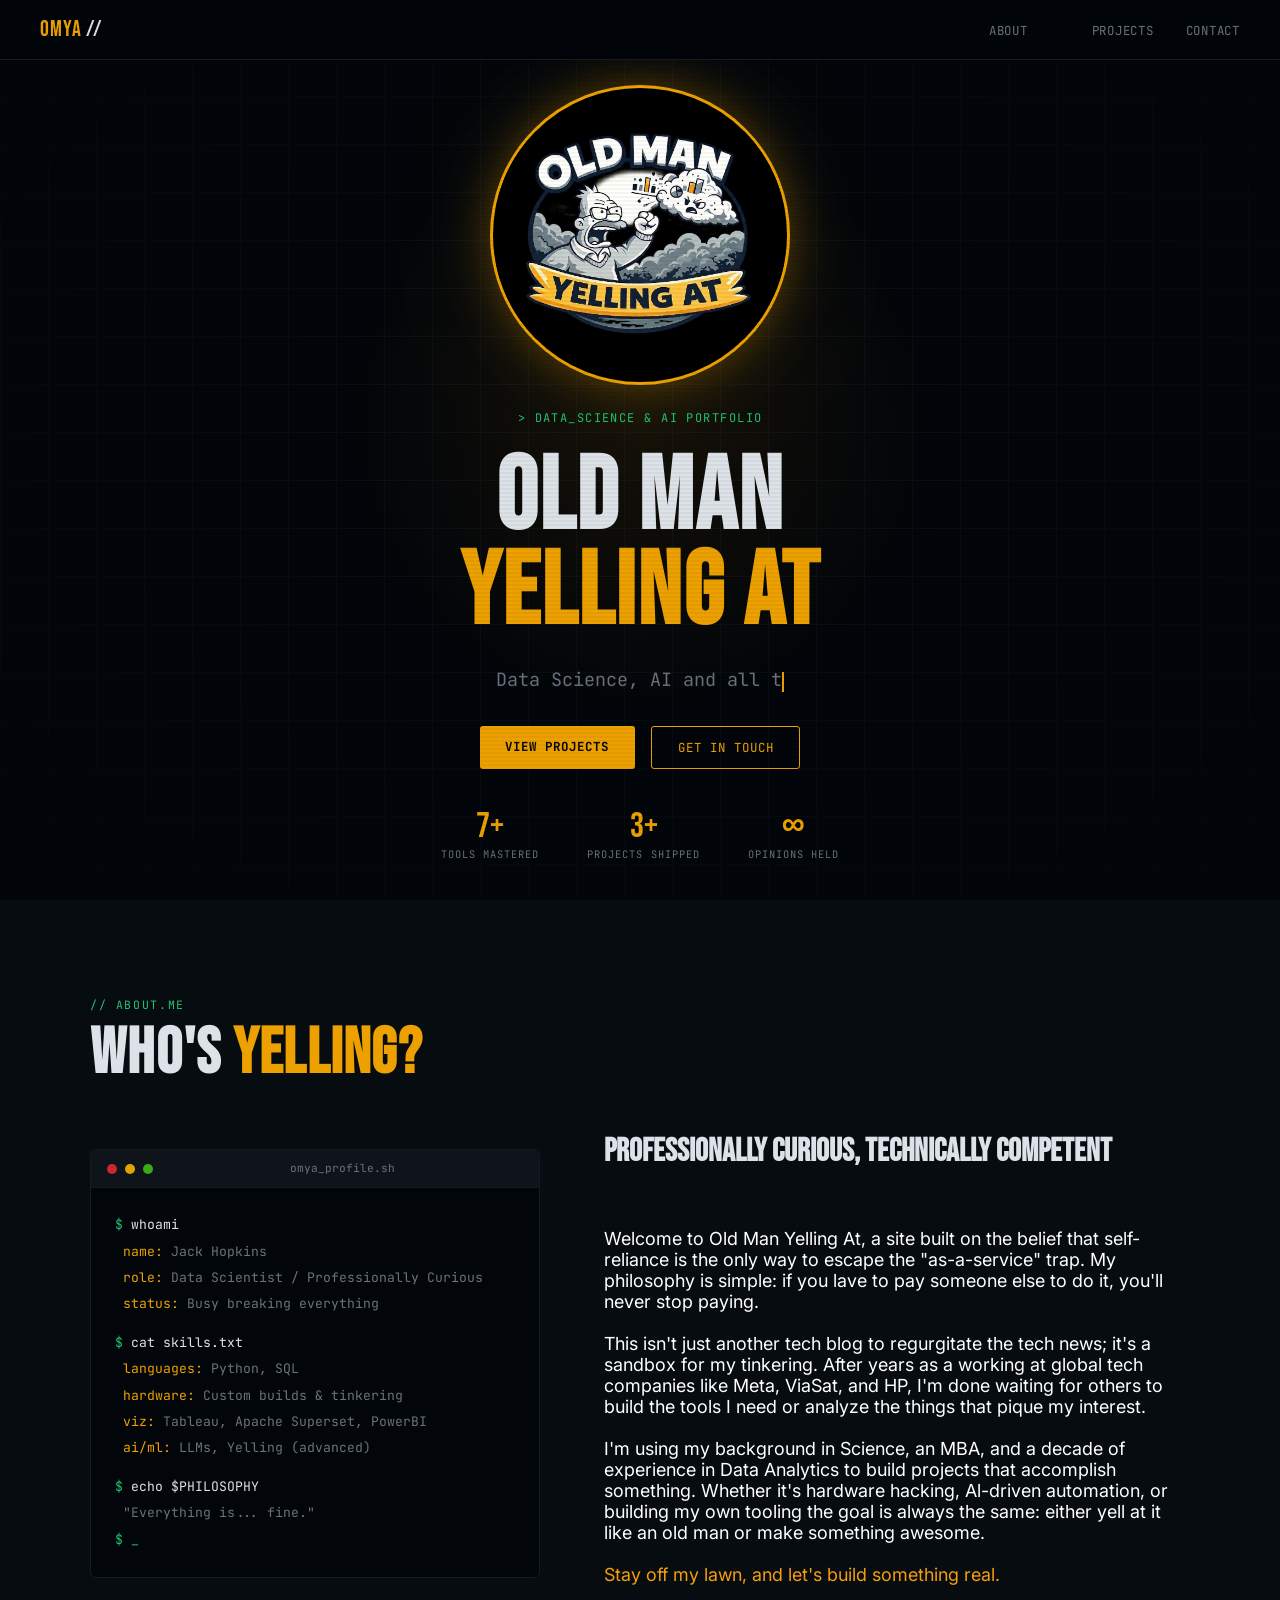
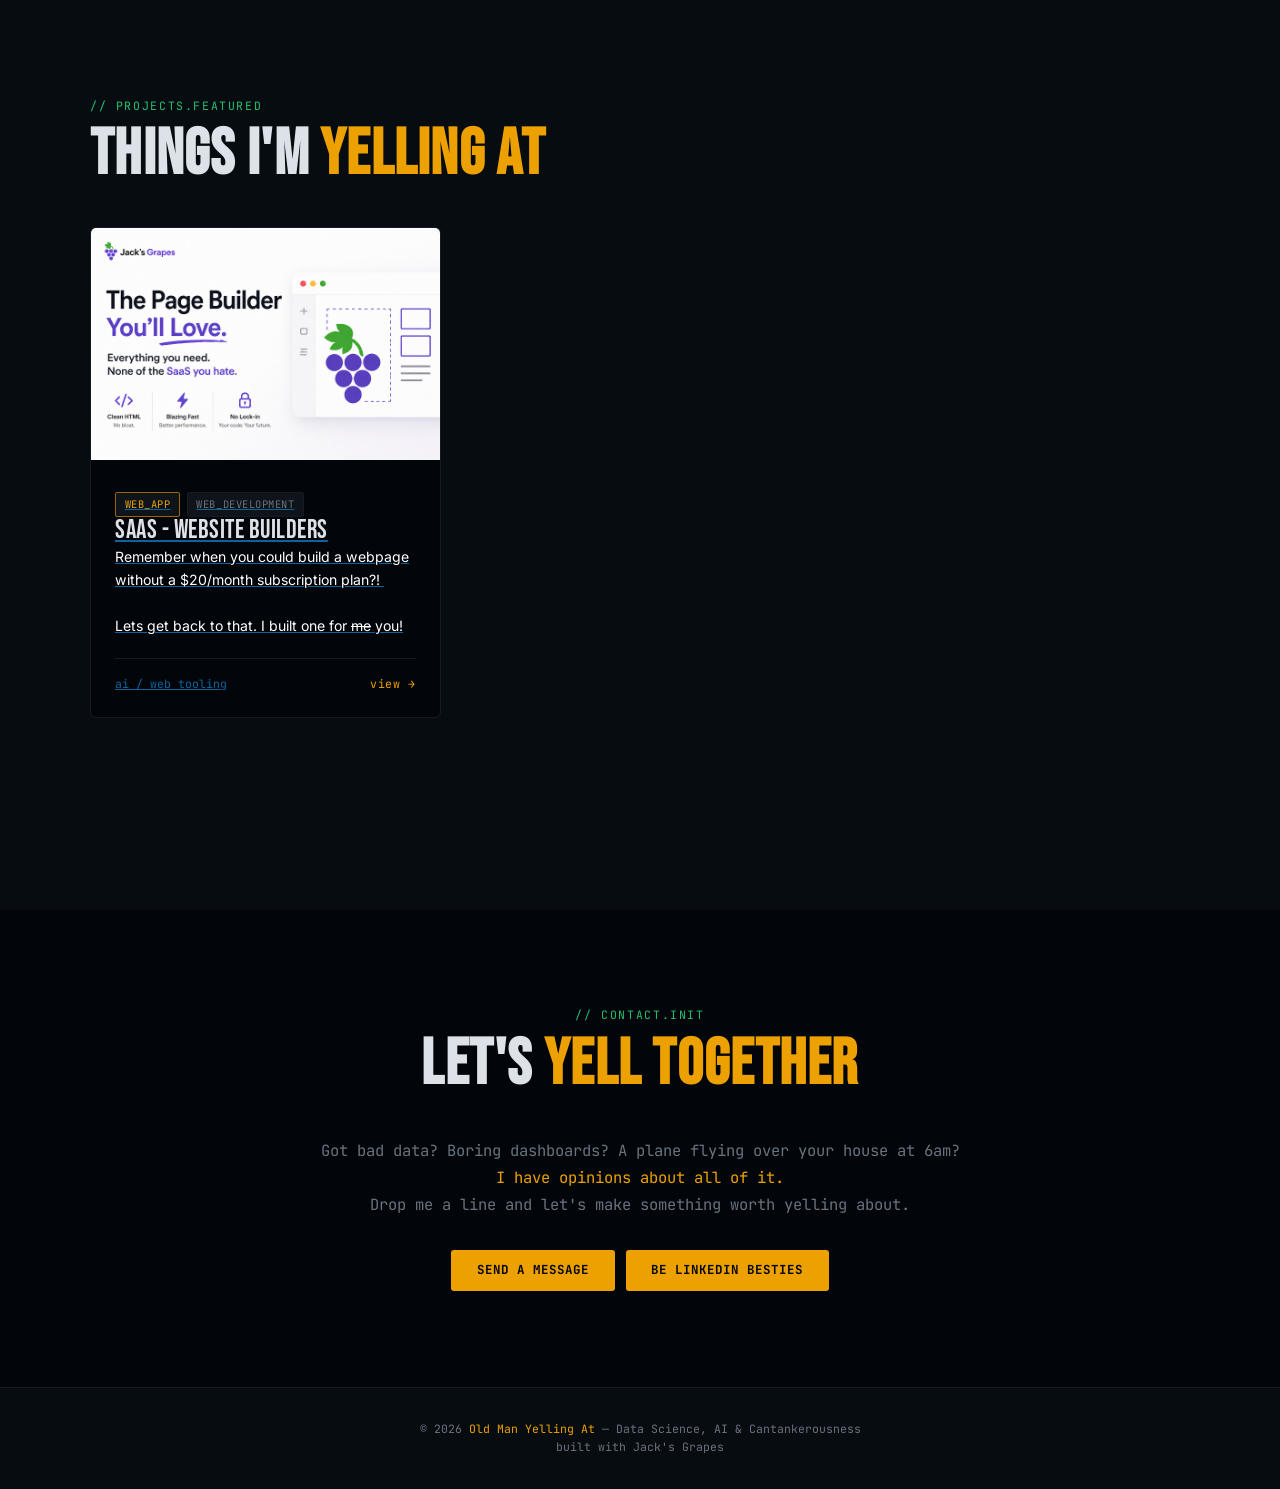
<file: index.html>
<!DOCTYPE html>
<html lang="en">
<head>
  <meta charset="UTF-8">
  <meta name="viewport" content="width=device-width, initial-scale=1">
  <title>Old Man Yelling At — Data Science Portfolio</title>
  <meta charset="UTF-8">
<meta name="viewport" content="width=device-width, initial-scale=1.0">
<link rel="preconnect" href="https://fonts.googleapis.com">
  <link rel="stylesheet" href="styles/site.css">
  <link rel="stylesheet" href="styles/index.css">
</head>
<body>
<nav><a href="#hero" class="nav-logo">OMYA<span> //</span></a><ul data-jg-align="left" id="ijhvmza" class="nav-links"><li><a href="about.html">about</a></li><li></li><li><a href="#projects" id="iyxtkll">projects</a></li><li><a href="#contact">contact</a></li></ul></nav><!-- HERO --><section id="hero"><div data-jg-align="left" class="hero-bg-grid"></div><div class="hero-glow"></div><div data-jg-align="center" id="i6v195" class="hero-inner"><div class="hero-logo-wrap"><img alt="OMYA Logo.png" src="assets/embedded-1-OMYA-Logo.png"></div><div class="hero-tag">data_science &amp; ai portfolio</div><h1 class="hero-heading">OLD MAN<br><span class="accent">YELLING AT</span></h1><p id="tagline-text" class="hero-tagline"></p><div class="hero-cta"><a href="#projects" data-jg-align="left" class="btn btn-primary">View Projects</a><a href="#contact" class="btn btn-outline">Get In Touch</a></div><div class="hero-stats"><div class="stat"><div data-count="7" class="stat-val">0</div><div class="stat-label">Tools mastered</div></div><div class="stat"><div data-count="3" class="stat-val">0</div><div class="stat-label">Projects shipped</div></div><div class="stat"><div data-count="∞" class="stat-val">0</div><div class="stat-label">Opinions held</div></div></div></div></section><!-- ABOUT --><section id="about" data-jg-align="left"><div id="ijnwu" class="section-inner"><div class="section-label">about.me</div><h2 id="ip03v" class="section-title">Who's <span class="accent">Yelling?</span></h2><div id="ibkcsz8" class="about-grid fade-up"><div class="about-terminal"><div class="term-bar"><div class="term-dot r"></div><div class="term-dot y"></div><div class="term-dot g"></div><span class="term-title">omya_profile.sh</span></div><div class="term-body"><span class="term-line"><span class="term-prompt">$</span><span class="term-cmd"> whoami</span></span><span class="term-line term-out"><span class="term-key">name:</span>        Jack Hopkins</span><span class="term-line term-out"><span class="term-key">role:</span>        Data Scientist / Professionally Curious</span><span class="term-line term-out"><span class="term-key">status:</span>&nbsp;Busy breaking everything</span><span class="term-blank"></span><span class="term-line"><span class="term-prompt">$</span><span class="term-cmd"> cat skills.txt</span></span><span class="term-line term-out"><span class="term-key">languages:</span>   Python, SQL</span><span class="term-line term-out"><span class="term-key">hardware:</span>    Custom builds &amp; tinkering</span><span class="term-line term-out"><span class="term-key">viz:</span>         Tableau, Apache Superset, PowerBI</span><span class="term-line term-out"><span class="term-key">ai/ml:</span>       LLMs, Yelling (advanced)</span><span class="term-blank"></span><span class="term-line"><span class="term-prompt">$</span><span class="term-cmd"> echo $PHILOSOPHY</span></span><span class="term-line term-out">"Everything is... fine."</span><span class="term-line"><span class="term-prompt">$ <span class="cursor-inline">_</span></span></span></div></div><div id="i8sywhq" class="about-text"><h3 id="ir30iiib">Professionally Curious, Technically Competent</h3><p id="iqwlv1e" draggable="true" class="p1"><br id="isi429i" draggable="true"></p><p id="ih9l60h"></p><p id="iwrst1e" class="p1"><span id="imwav8c">Welcome to Old Man Yelling At, a site built on the belief that self-reliance is the only way to escape the "as-a-service" trap. My philosophy is simple: if you lave to pay someone else to do it, you'll never stop paying.<br><br></span></p><p id="i8l0hwm" class="p1"><span id="ikqaz06">This isn't just another tech blog to regurgitate the tech news; it's a sandbox for my tinkering. After years as a working at global tech companies like Meta, ViaSat, and HP, I'm done waiting for others to build the tools I need or analyze the things that pique my interest.<br><br></span></p><p id="iqrjjdg" class="p1"><span id="i7lqaih">I'm using my background in Science, an MBA, and a decade of experience in Data Analytics to build projects that accomplish something. Whether it's hardware hacking, Al-driven automation, or building my own tooling the goal is always the same: either yell at it like an old man or make something awesome.<br><br></span></p><p id="i6gca1u" class="p1"><span id="ikux3lk">Stay off my lawn, and let's build something real.</span></p><p></p><span id="ilh0v1i"></span><p></p><p id="imiq2yz" class="p1"></p><p id="ikcma4y"></p><p id="ic27gwc" class="p1"></p><p></p><p></p></div></div></div><section id="projects"><div class="section-inner"><div class="section-label">projects.featured</div><h2 class="section-title">Things I'm&nbsp;<span id="is7vjrm-2" draggable="true" class="accent">Yelling At</span></h2><div data-jg-align="left" id="in4hlkw" class="projects-grid"><div class="project-card fade-up"><a href="saas-webeditors.html" id="ivyvx1u"></a><a href="saas-webeditors.html" id="ifmr32w7"></a><a href="saas-webeditors.html" id="ih80c0h"><img src="assets/1-JacksGrapes-white.png" alt="JacksGrapes white.png" width="349" height="232" id="ib4naee"></a><div class="project-body"><a href="saas-webeditors.html" id="ijs4cwk"><div class="project-tags"><span class="tag gold">WEb_app</span><span class="tag">WEb_development</span></div><div class="project-title">Saas - Website Builders</div><div data-jg-align="left" id="ievbxqr" class="project-desc">Remember when you could build a webpage without a $20/month subscription plan?!&nbsp;<br><br>Lets get back to that. I built one for <strike>me</strike> you!</div></a><div class="project-footer"><a href="saas-webeditors.html" id="i07bh0z"><span>ai / web tooling</span></a><a href="saas-webeditors.html" id="ianzdnc" class="project-link">view →</a></div></div></div></div></div></section></section><!-- SKILLS --><!-- PROJECTS --><!-- CONTACT --><section id="contact" data-jg-align="left"><div class="section-inner contact-inner"><div class="section-label">contact.init</div><h2 class="section-title">Let's <span class="accent">Yell Together</span></h2><p>
      Got bad data? Boring dashboards? A plane flying over your house at 6am?<br><span class="shout">I have opinions about all of it.</span><br>
      Drop me a line and let's make something worth yelling about.
    </p><a href="mailto:hello@oldmanyelling.at" id="ihmalri" class="btn btn-primary">Send a Message</a><a href="https://www.linkedin.com/in/jvhopkins/" id="ihmalri-2" class="btn btn-primary">Be LinkedIn Besties</a></div></section><!-- FOOTER --><footer><p>© 2026 <span>Old Man Yelling At</span> — Data Science, AI &amp; Cantankerousness</p><p id="i4tllf">built with Jack's Grapes</p></footer><!-- TWEAKS PANEL --><div id="tweaks-panel"><div class="tweaks-header"><span>Tweaks</span><button id="tweaks-close-btn" aria-label="Close" class="tweaks-close">✕</button></div><div class="tweaks-body"><div class="tweak-row"><label for="tweak-accent" class="tweak-label">Accent Color</label><select id="tweak-accent" class="tweak-select"><option value="gold">Gold (default)</option><option value="cyan">Electric Cyan</option><option value="red">Angry Red</option><option value="green">Terminal Green</option></select></div><div class="tweak-row"><label for="tweak-tagline" class="tweak-label">Custom Tagline</label><input id="tweak-tagline" type="text" value="Data Science, AI and Cantankerousness" class="tweak-input"></div><div class="tweak-row"><label for="tweak-font" class="tweak-label">Terminal Font</label><select id="tweak-font" class="tweak-select"><option value="'JetBrains Mono', monospace">JetBrains Mono</option><option value="'Courier New', monospace">Courier New</option><option value="'IBM Plex Mono', monospace">IBM Plex Mono</option></select></div><div class="tweak-row"><label for="tweak-scanlines" class="tweak-label">Scanlines</label><select id="tweak-scanlines" class="tweak-select"><option value="on">On</option><option value="off">Off</option></select></div></div></div>
<script>
(function(){
  function activate(root){
    var doc = root || document;
    doc.querySelectorAll('.fade-up,.reveal-on-scroll,[data-animate-on-scroll]').forEach(function(el){
      el.classList.add('visible','is-visible','in-view');
      el.querySelectorAll('.skill-bar-fill[data-pct]').forEach(function(bar){
        bar.style.width = (bar.getAttribute('data-pct') || '0') + '%';
      });
    });
  }
  if (document.readyState === 'loading') document.addEventListener('DOMContentLoaded', function(){ activate(document); });
  else activate(document);
  window.addEventListener('load', function(){ activate(document); });
})();
</script>

<script src="scripts/index.js"></script>
</body>
</html>
</file>
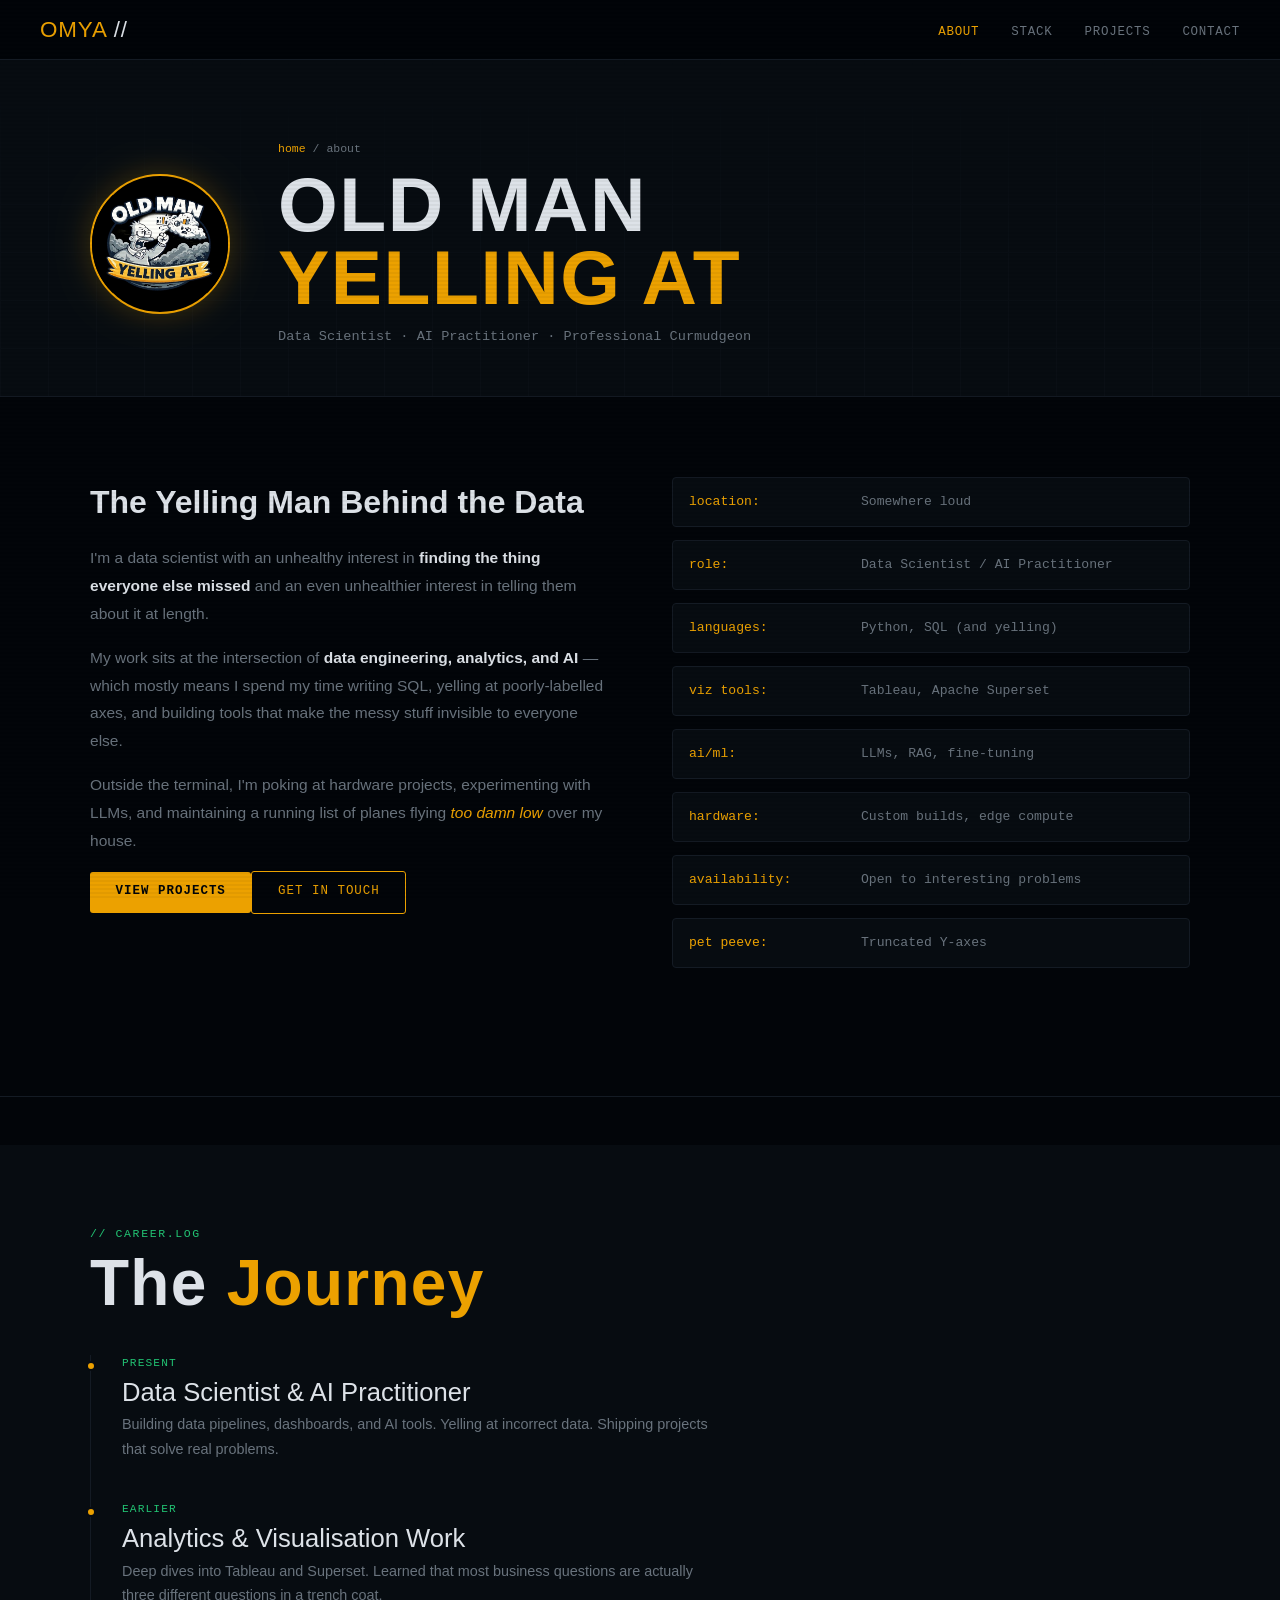
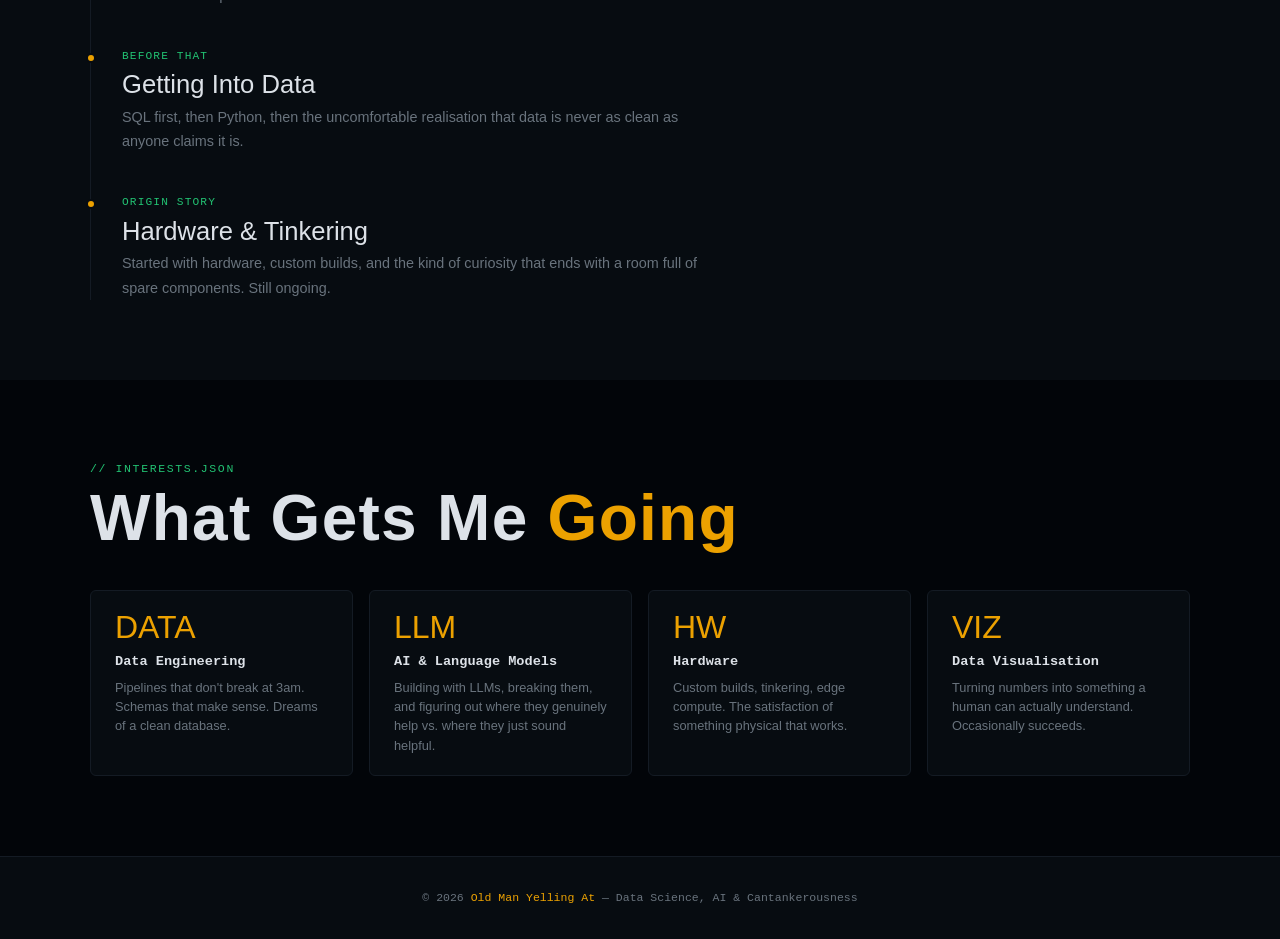
<file: about.html>
<!DOCTYPE html>
<html lang="en">
<head>
  <meta charset="UTF-8">
  <meta name="viewport" content="width=device-width, initial-scale=1">
  <title>About — Old Man Yelling At</title>
  <meta charset="UTF-8">
<meta name="viewport" content="width=device-width, initial-scale=1.0">
  <link rel="stylesheet" href="styles/site.css">
  <link rel="stylesheet" href="styles/about.css">
</head>
<body>
<nav><a href="index.html" class="nav-logo">OMYA<span> //</span></a><ul class="nav-links"><li><a href="about.html" class="active">about</a></li><li><a href="Tech Stack.html">stack</a></li><li><a href="index.html#projects">projects</a></li><li><a href="index.html#contact">contact</a></li></ul></nav><div class="page-wrap"><!-- PAGE HEADER --><div class="page-header"><div class="page-header-bg"></div><div class="page-header-inner"><div class="about-avatar"><img src="assets/embedded-1-OMYA-Logo.png" alt="OMYA"></div><div class="page-header-text"><div class="breadcrumb"><a href="index.html">home</a> / about</div><h1>OLD MAN<br><span class="accent">YELLING AT</span></h1><div class="page-header-sub">Data Scientist · AI Practitioner · Professional Curmudgeon</div></div></div></div><!-- BIO --><section class="section"><div class="section-inner"><div class="bio-grid"><div class="bio-body fade-up"><h3>The Yelling Man Behind the Data</h3><p>
            I'm a data scientist with an unhealthy interest in <strong>finding the thing everyone else missed</strong> and an even unhealthier interest in telling them about it at length.
          </p><p>
            My work sits at the intersection of <strong>data engineering, analytics, and AI</strong> — which mostly means I spend my time writing SQL, yelling at poorly-labelled axes, and building tools that make the messy stuff invisible to everyone else.
          </p><p>
            Outside the terminal, I'm poking at hardware projects, experimenting with LLMs, and maintaining a running list of planes flying <span class="accent">too damn low</span> over my house.
          </p><div id="irvc62oe"><a href="index.html#projects" class="btn btn-primary">View Projects</a><a href="index.html#contact" class="btn btn-outline">Get In Touch</a></div></div><div class="facts-list fade-up"><div class="fact-row"><span class="fact-key">location:</span><span class="fact-val">Somewhere loud</span></div><div class="fact-row"><span class="fact-key">role:</span><span class="fact-val">Data Scientist / AI Practitioner</span></div><div class="fact-row"><span class="fact-key">languages:</span><span class="fact-val">Python, SQL (and yelling)</span></div><div class="fact-row"><span class="fact-key">viz tools:</span><span class="fact-val">Tableau, Apache Superset</span></div><div class="fact-row"><span class="fact-key">ai/ml:</span><span class="fact-val">LLMs, RAG, fine-tuning</span></div><div class="fact-row"><span class="fact-key">hardware:</span><span class="fact-val">Custom builds, edge compute</span></div><div class="fact-row"><span class="fact-key">availability:</span><span class="fact-val">Open to interesting problems</span></div><div class="fact-row"><span class="fact-key">pet peeve:</span><span class="fact-val">Truncated Y-axes</span></div></div></div></div></section><hr id="ic9rejui" class="divider"><!-- TIMELINE --><section id="timeline" class="section"><div class="section-inner"><div class="section-label">career.log</div><h2 class="section-title">The <span class="accent">Journey</span></h2><div class="timeline fade-up"><div class="tl-item"><div class="tl-dot"></div><div class="tl-date">Present</div><div class="tl-title">Data Scientist &amp; AI Practitioner</div><div class="tl-desc">Building data pipelines, dashboards, and AI tools. Yelling at incorrect data. Shipping projects that solve real problems.</div></div><div class="tl-item"><div class="tl-dot"></div><div class="tl-date">Earlier</div><div class="tl-title">Analytics &amp; Visualisation Work</div><div class="tl-desc">Deep dives into Tableau and Superset. Learned that most business questions are actually three different questions in a trench coat.</div></div><div class="tl-item"><div class="tl-dot"></div><div class="tl-date">Before That</div><div class="tl-title">Getting Into Data</div><div class="tl-desc">SQL first, then Python, then the uncomfortable realisation that data is never as clean as anyone claims it is.</div></div><div class="tl-item"><div class="tl-dot"></div><div class="tl-date">Origin Story</div><div class="tl-title">Hardware &amp; Tinkering</div><div class="tl-desc">Started with hardware, custom builds, and the kind of curiosity that ends with a room full of spare components. Still ongoing.</div></div></div></div></section><!-- INTERESTS --><section id="i34xyvs6" class="section"><div class="section-inner"><div class="section-label">interests.json</div><h2 class="section-title">What Gets Me <span class="accent">Going</span></h2><div class="interests-grid"><div class="interest-card fade-up"><div class="interest-icon">DATA</div><div class="interest-title">Data Engineering</div><div class="interest-desc">Pipelines that don't break at 3am. Schemas that make sense. Dreams of a clean database.</div></div><div class="interest-card fade-up"><div class="interest-icon">LLM</div><div class="interest-title">AI &amp; Language Models</div><div class="interest-desc">Building with LLMs, breaking them, and figuring out where they genuinely help vs. where they just sound helpful.</div></div><div class="interest-card fade-up"><div class="interest-icon">HW</div><div class="interest-title">Hardware</div><div class="interest-desc">Custom builds, tinkering, edge compute. The satisfaction of something physical that works.</div></div><div class="interest-card fade-up"><div class="interest-icon">VIZ</div><div class="interest-title">Data Visualisation</div><div class="interest-desc">Turning numbers into something a human can actually understand. Occasionally succeeds.</div></div></div></div></section></div><footer><p>© 2026 <span>Old Man Yelling At</span> — Data Science, AI &amp; Cantankerousness</p></footer>
<script>
(function(){
  function activate(root){
    var doc = root || document;
    doc.querySelectorAll('.fade-up,.reveal-on-scroll,[data-animate-on-scroll]').forEach(function(el){
      el.classList.add('visible','is-visible','in-view');
      el.querySelectorAll('.skill-bar-fill[data-pct]').forEach(function(bar){
        bar.style.width = (bar.getAttribute('data-pct') || '0') + '%';
      });
    });
  }
  if (document.readyState === 'loading') document.addEventListener('DOMContentLoaded', function(){ activate(document); });
  else activate(document);
  window.addEventListener('load', function(){ activate(document); });
})();
</script>

<script src="scripts/about.js"></script>
</body>
</html>
</file>
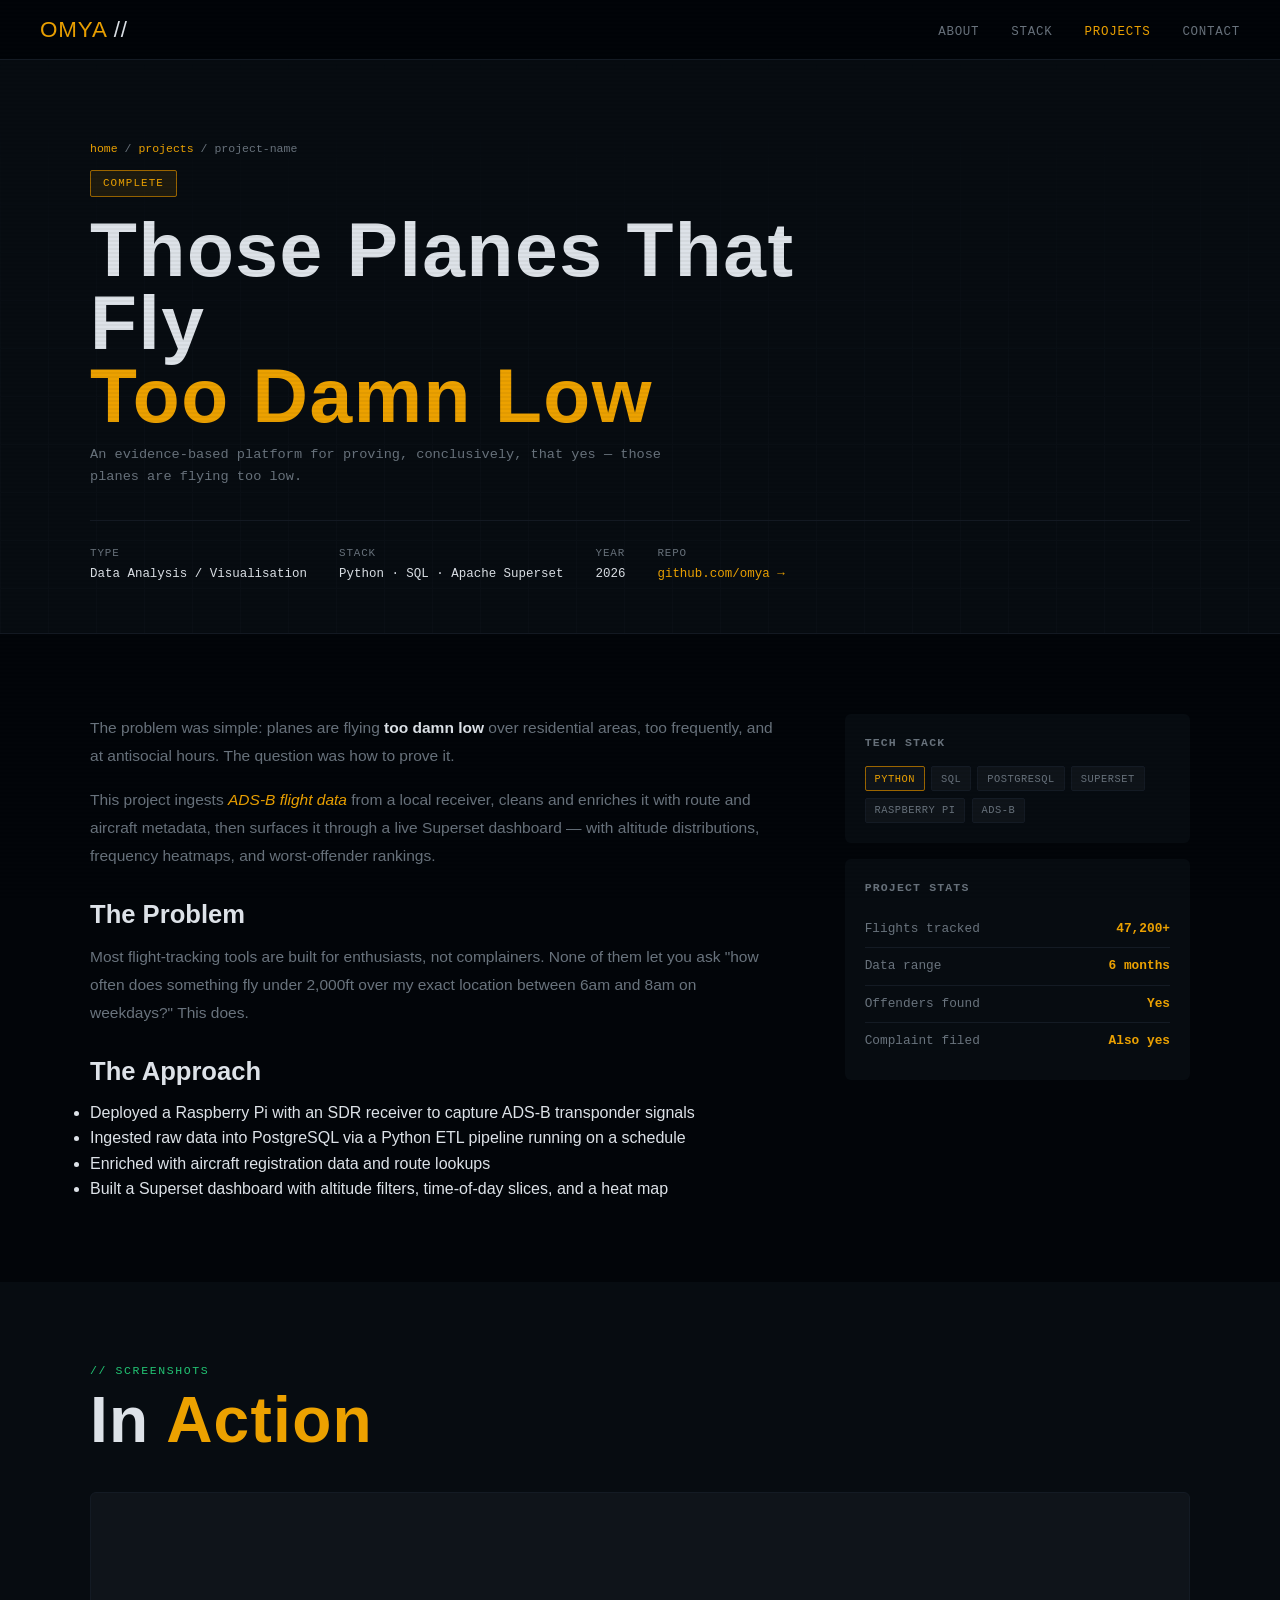
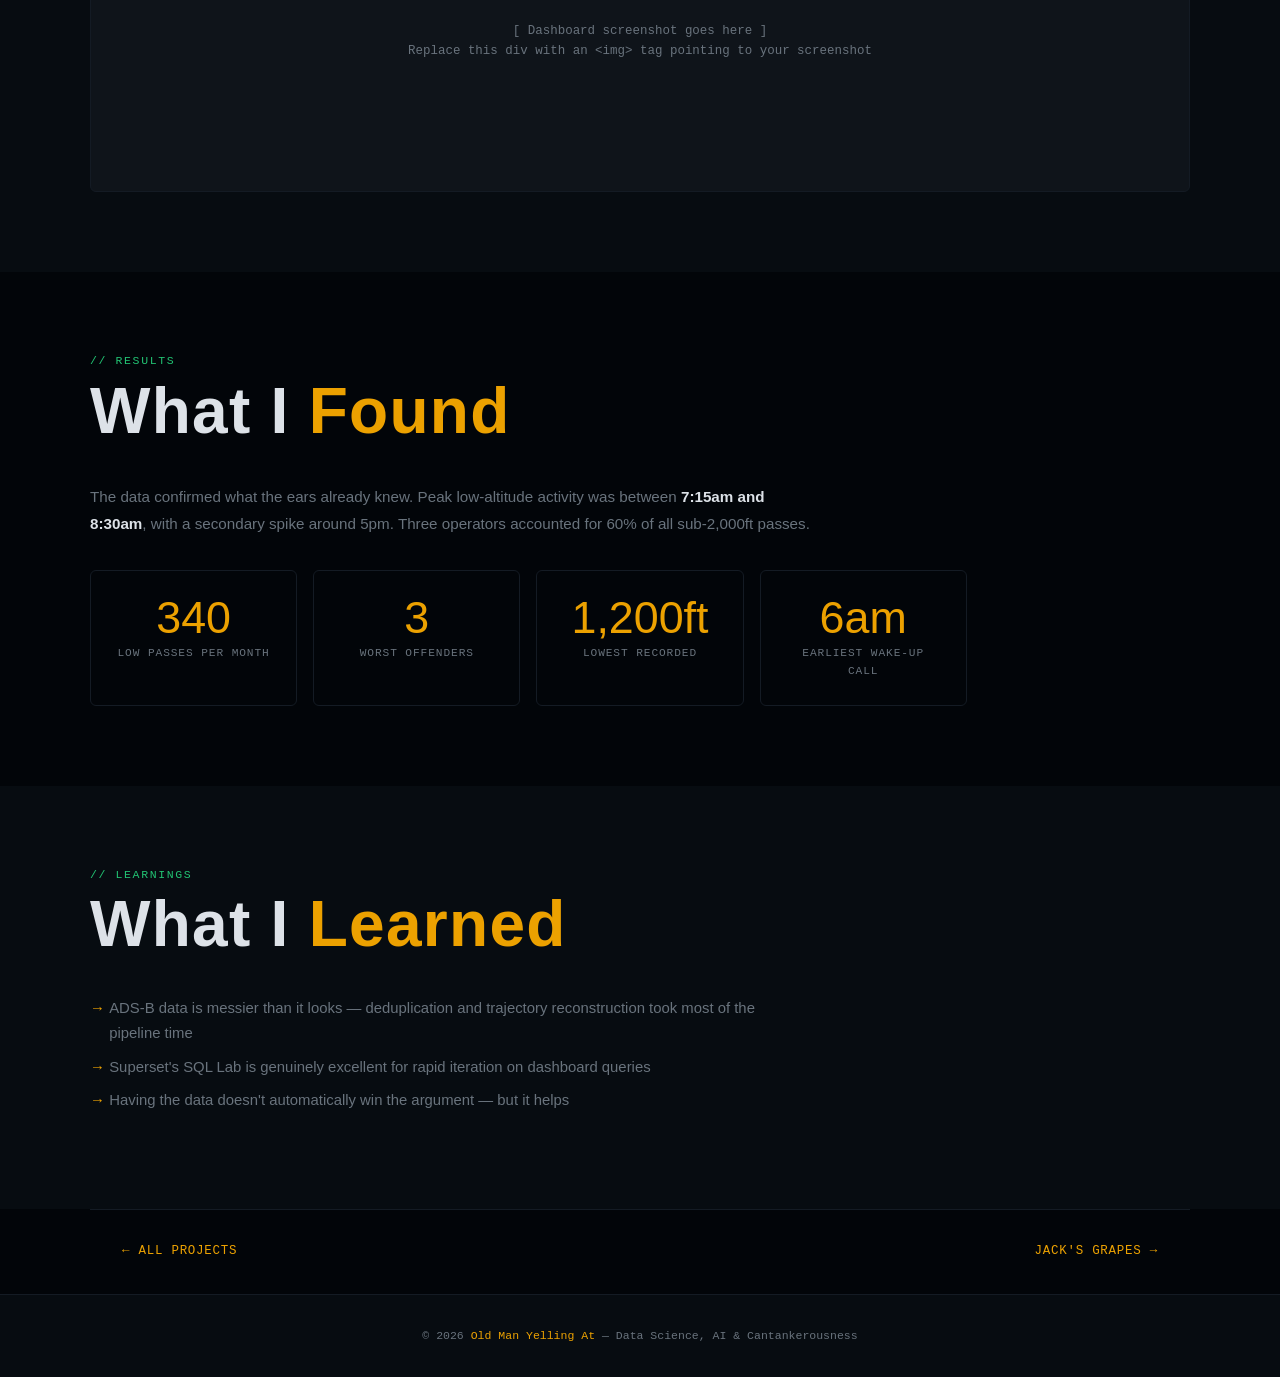
<file: planes.html>
<!DOCTYPE html>
<html lang="en">
<head>
  <meta charset="UTF-8">
  <meta name="viewport" content="width=device-width, initial-scale=1">
  <title>planes</title>
  <meta charset="UTF-8">
<meta name="viewport" content="width=device-width, initial-scale=1.0">
  <link rel="stylesheet" href="styles/site.css">
  <link rel="stylesheet" href="styles/planes.css">
</head>
<body>
<nav><a href="index.html" class="nav-logo">OMYA<span> //</span></a><ul class="nav-links"><li><a href="about.html">about</a></li><li><a href="Tech Stack.html">stack</a></li><li><a href="index.html#projects" class="active">projects</a></li><li><a href="index.html#contact">contact</a></li></ul></nav><div class="page-wrap"><!-- ═══════════════════════════════════════════════
       PAGE HEADER — [REPLACE everything below]
  ═══════════════════════════════════════════════ --><div class="page-header"><div class="page-header-bg"></div><div class="page-header-inner"><div class="breadcrumb"><a href="index.html">home</a> / <a href="index.html#projects">projects</a> / project-name</div><!-- [REPLACE] status: use class "status-active", "status-complete", or "status-wip" --><div class="project-status-badge status-complete">Complete</div><!-- [REPLACE] project title --><h1>Those Planes That Fly<br><span class="accent">Too Damn Low</span></h1><!-- [REPLACE] one-line summary --><div class="page-header-sub">An evidence-based platform for proving, conclusively, that yes — those planes are flying too low.</div><div class="header-meta"><!-- [REPLACE] each meta item as needed; add or remove rows freely --><div class="meta-item"><span class="meta-label">Type</span><span class="meta-val">Data Analysis / Visualisation</span></div><div class="meta-item"><span class="meta-label">Stack</span><span class="meta-val">Python · SQL · Apache Superset</span></div><div class="meta-item"><span class="meta-label">Year</span><span class="meta-val">2026</span></div><div class="meta-item"><span class="meta-label">Repo</span><span class="meta-val"><a href="#">github.com/omya →</a></span></div></div></div></div><!-- ═══════════════════════ END PAGE HEADER ═══ --><!-- ═══════════════════════════════════════════════
       OVERVIEW
  ═══════════════════════════════════════════════ --><section class="section"><div class="section-inner"><div class="overview-grid"><div class="overview-body fade-up"><p><!-- [REPLACE] intro paragraph -->
            The problem was simple: planes are flying <strong>too damn low</strong> over residential areas, too frequently, and at antisocial hours. The question was how to prove it.
          </p><p><!-- [REPLACE] detail paragraph -->
            This project ingests <span class="accent">ADS-B flight data</span> from a local receiver, cleans and enriches it with route and aircraft metadata, then surfaces it through a live Superset dashboard — with altitude distributions, frequency heatmaps, and worst-offender rankings.
          </p><h3>The Problem</h3><p><!-- [REPLACE] problem statement -->
            Most flight-tracking tools are built for enthusiasts, not complainers. None of them let you ask "how often does something fly under 2,000ft over my exact location between 6am and 8am on weekdays?" This does.
          </p><h3>The Approach</h3><!-- [REPLACE] approach bullets --><ul><li>Deployed a Raspberry Pi with an SDR receiver to capture ADS-B transponder signals</li><li>Ingested raw data into PostgreSQL via a Python ETL pipeline running on a schedule</li><li>Enriched with aircraft registration data and route lookups</li><li>Built a Superset dashboard with altitude filters, time-of-day slices, and a heat map</li></ul></div><div class="sidebar"><!-- [REPLACE] tags --><div class="sidebar-card"><h4>Tech Stack</h4><div class="sidebar-tags"><span class="tag gold">Python</span><span class="tag">SQL</span><span class="tag">PostgreSQL</span><span class="tag">Superset</span><span class="tag">Raspberry Pi</span><span class="tag">ADS-B</span></div></div><!-- [REPLACE] stats --><div class="sidebar-card"><h4>Project Stats</h4><div class="sidebar-stat"><span class="sidebar-stat-key">Flights tracked</span><span class="sidebar-stat-val">47,200+</span></div><div class="sidebar-stat"><span class="sidebar-stat-key">Data range</span><span class="sidebar-stat-val">6 months</span></div><div class="sidebar-stat"><span class="sidebar-stat-key">Offenders found</span><span class="sidebar-stat-val">Yes</span></div><div class="sidebar-stat"><span class="sidebar-stat-key">Complaint filed</span><span class="sidebar-stat-val">Also yes</span></div></div></div></div></div></section><!-- ═══════════════════════════════════════════════
       IMAGE / SCREENSHOT AREA — [REPLACE or remove]
  ═══════════════════════════════════════════════ --><section class="section content-section"><div class="section-inner"><div class="section-label">screenshots</div><h2 class="section-title">In <span class="accent">Action</span></h2><!-- [REPLACE] swap the placeholder for a real <img> when you have screenshots --><div class="img-placeholder fade-up">
        [ Dashboard screenshot goes here ]<br>
        Replace this div with an &lt;img&gt; tag pointing to your screenshot
      </div></div></section><!-- ═══════════════════════════════════════════════
       RESULTS — [REPLACE or remove]
  ═══════════════════════════════════════════════ --><section class="section"><div class="section-inner"><div class="section-label">results</div><h2 class="section-title">What I <span class="accent">Found</span></h2><div class="content-body fade-up"><!-- [REPLACE] outcomes paragraph --><p>The data confirmed what the ears already knew. Peak low-altitude activity was between <strong>7:15am and 8:30am</strong>, with a secondary spike around 5pm. Three operators accounted for 60% of all sub-2,000ft passes.</p></div><!-- [REPLACE] result numbers --><div class="results-grid fade-up"><div class="result-card"><div class="result-val">340</div><div class="result-label">Low passes per month</div></div><div class="result-card"><div class="result-val">3</div><div class="result-label">Worst offenders</div></div><div class="result-card"><div class="result-val">1,200<span id="is3jflb-3">ft</span></div><div class="result-label">Lowest recorded</div></div><div class="result-card"><div class="result-val">6am</div><div class="result-label">Earliest wake-up call</div></div></div></div></section><!-- ═══════════════════════════════════════════════
       LEARNINGS — [REPLACE or remove]
  ═══════════════════════════════════════════════ --><section class="section content-section"><div class="section-inner"><div class="section-label">learnings</div><h2 class="section-title">What I <span class="accent">Learned</span></h2><div class="content-body fade-up"><!-- [REPLACE] learnings --><ul><li>ADS-B data is messier than it looks — deduplication and trajectory reconstruction took most of the pipeline time</li><li>Superset's SQL Lab is genuinely excellent for rapid iteration on dashboard queries</li><li>Having the data doesn't automatically win the argument — but it helps</li></ul></div></div></section><!-- Project navigation --><div class="project-nav"><!-- [REPLACE] previous/next project links --><a href="index.html#projects" class="project-nav-prev">All Projects</a><a href="#" class="project-nav-next">Jack's Grapes</a></div></div><footer><p>© 2026 <span>Old Man Yelling At</span> — Data Science, AI &amp; Cantankerousness</p></footer>
<script>
(function(){
  function activate(root){
    var doc = root || document;
    doc.querySelectorAll('.fade-up,.reveal-on-scroll,[data-animate-on-scroll]').forEach(function(el){
      el.classList.add('visible','is-visible','in-view');
      el.querySelectorAll('.skill-bar-fill[data-pct]').forEach(function(bar){
        bar.style.width = (bar.getAttribute('data-pct') || '0') + '%';
      });
    });
  }
  if (document.readyState === 'loading') document.addEventListener('DOMContentLoaded', function(){ activate(document); });
  else activate(document);
  window.addEventListener('load', function(){ activate(document); });
})();
</script>

<script src="scripts/planes.js"></script>
</body>
</html>
</file>
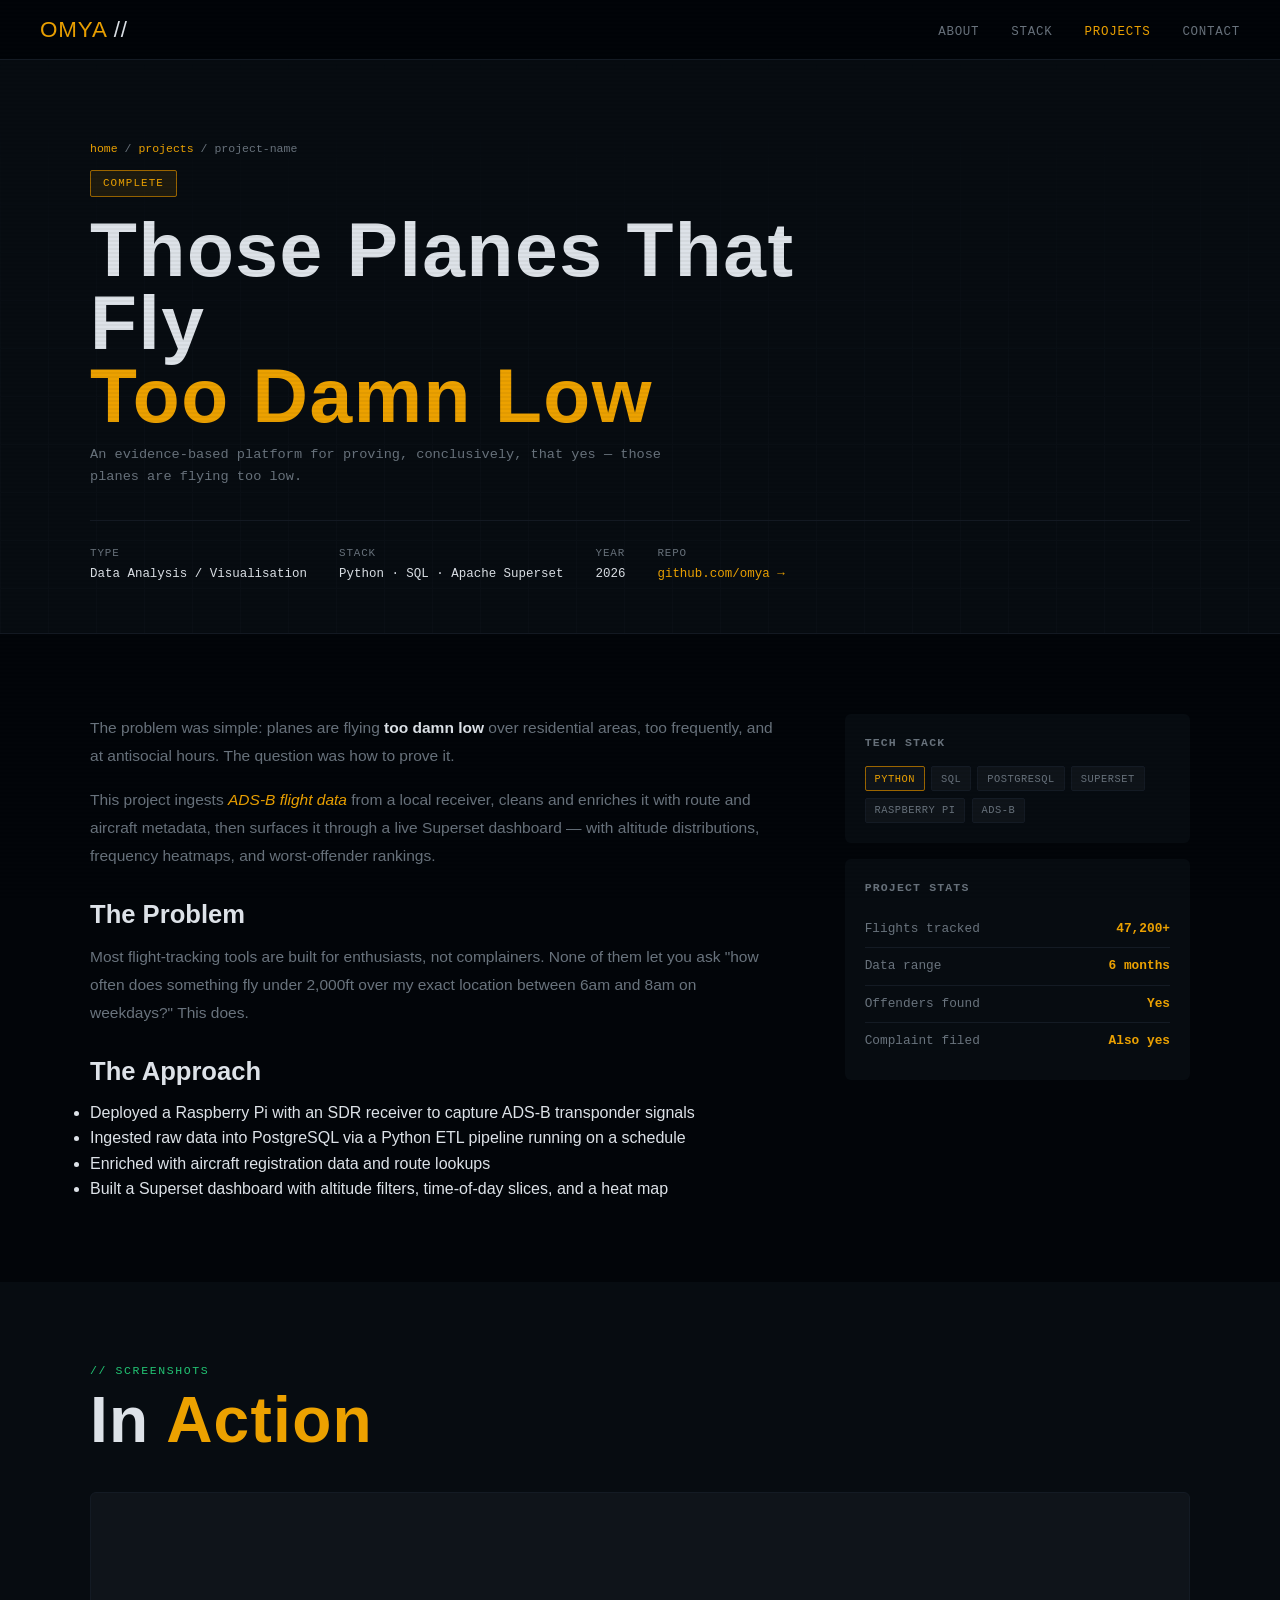
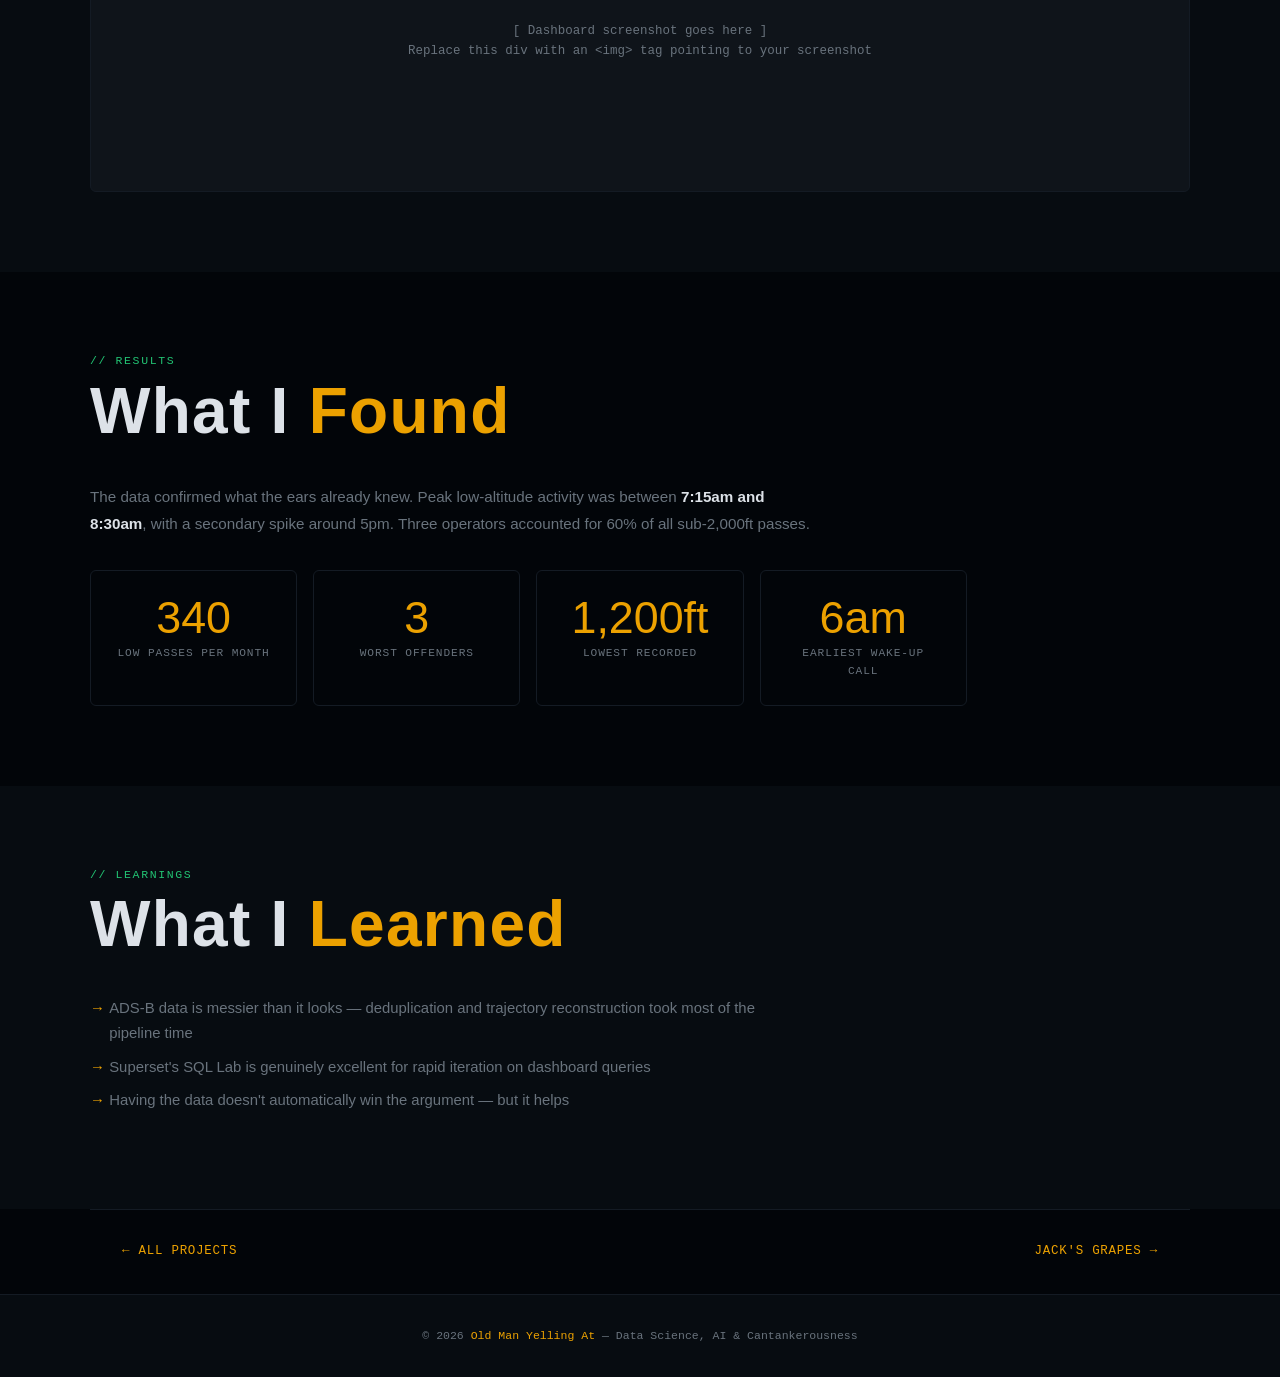
<file: project-template.html>
<!DOCTYPE html>
<html lang="en">
<head>
  <meta charset="UTF-8">
  <meta name="viewport" content="width=device-width, initial-scale=1">
  <title>[REPLACE: Project Name] — Old Man Yelling At</title>
  <meta charset="UTF-8">
<meta name="viewport" content="width=device-width, initial-scale=1.0">
  <link rel="stylesheet" href="styles/site.css">
  <link rel="stylesheet" href="styles/project-template.css">
</head>
<body>
<nav><a href="index.html" class="nav-logo">OMYA<span> //</span></a><ul class="nav-links"><li><a href="about.html">about</a></li><li><a href="Tech Stack.html">stack</a></li><li><a href="index.html#projects" class="active">projects</a></li><li><a href="index.html#contact">contact</a></li></ul></nav><div class="page-wrap"><!-- ═══════════════════════════════════════════════
       PAGE HEADER — [REPLACE everything below]
  ═══════════════════════════════════════════════ --><div class="page-header"><div class="page-header-bg"></div><div class="page-header-inner"><div class="breadcrumb"><a href="index.html">home</a> / <a href="index.html#projects">projects</a> / project-name</div><!-- [REPLACE] status: use class "status-active", "status-complete", or "status-wip" --><div class="project-status-badge status-complete">Complete</div><!-- [REPLACE] project title --><h1>Those Planes That Fly<br><span class="accent">Too Damn Low</span></h1><!-- [REPLACE] one-line summary --><div class="page-header-sub">An evidence-based platform for proving, conclusively, that yes — those planes are flying too low.</div><div class="header-meta"><!-- [REPLACE] each meta item as needed; add or remove rows freely --><div class="meta-item"><span class="meta-label">Type</span><span class="meta-val">Data Analysis / Visualisation</span></div><div class="meta-item"><span class="meta-label">Stack</span><span class="meta-val">Python · SQL · Apache Superset</span></div><div class="meta-item"><span class="meta-label">Year</span><span class="meta-val">2026</span></div><div class="meta-item"><span class="meta-label">Repo</span><span class="meta-val"><a href="#">github.com/omya →</a></span></div></div></div></div><!-- ═══════════════════════ END PAGE HEADER ═══ --><!-- ═══════════════════════════════════════════════
       OVERVIEW
  ═══════════════════════════════════════════════ --><section class="section"><div class="section-inner"><div class="overview-grid"><div class="overview-body fade-up"><p><!-- [REPLACE] intro paragraph -->
            The problem was simple: planes are flying <strong>too damn low</strong> over residential areas, too frequently, and at antisocial hours. The question was how to prove it.
          </p><p><!-- [REPLACE] detail paragraph -->
            This project ingests <span class="accent">ADS-B flight data</span> from a local receiver, cleans and enriches it with route and aircraft metadata, then surfaces it through a live Superset dashboard — with altitude distributions, frequency heatmaps, and worst-offender rankings.
          </p><h3>The Problem</h3><p><!-- [REPLACE] problem statement -->
            Most flight-tracking tools are built for enthusiasts, not complainers. None of them let you ask "how often does something fly under 2,000ft over my exact location between 6am and 8am on weekdays?" This does.
          </p><h3>The Approach</h3><!-- [REPLACE] approach bullets --><ul><li>Deployed a Raspberry Pi with an SDR receiver to capture ADS-B transponder signals</li><li>Ingested raw data into PostgreSQL via a Python ETL pipeline running on a schedule</li><li>Enriched with aircraft registration data and route lookups</li><li>Built a Superset dashboard with altitude filters, time-of-day slices, and a heat map</li></ul></div><div class="sidebar"><!-- [REPLACE] tags --><div class="sidebar-card"><h4>Tech Stack</h4><div class="sidebar-tags"><span class="tag gold">Python</span><span class="tag">SQL</span><span class="tag">PostgreSQL</span><span class="tag">Superset</span><span class="tag">Raspberry Pi</span><span class="tag">ADS-B</span></div></div><!-- [REPLACE] stats --><div class="sidebar-card"><h4>Project Stats</h4><div class="sidebar-stat"><span class="sidebar-stat-key">Flights tracked</span><span class="sidebar-stat-val">47,200+</span></div><div class="sidebar-stat"><span class="sidebar-stat-key">Data range</span><span class="sidebar-stat-val">6 months</span></div><div class="sidebar-stat"><span class="sidebar-stat-key">Offenders found</span><span class="sidebar-stat-val">Yes</span></div><div class="sidebar-stat"><span class="sidebar-stat-key">Complaint filed</span><span class="sidebar-stat-val">Also yes</span></div></div></div></div></div></section><!-- ═══════════════════════════════════════════════
       IMAGE / SCREENSHOT AREA — [REPLACE or remove]
  ═══════════════════════════════════════════════ --><section class="section content-section"><div class="section-inner"><div class="section-label">screenshots</div><h2 class="section-title">In <span class="accent">Action</span></h2><!-- [REPLACE] swap the placeholder for a real <img> when you have screenshots --><div class="img-placeholder fade-up">
        [ Dashboard screenshot goes here ]<br>
        Replace this div with an &lt;img&gt; tag pointing to your screenshot
      </div></div></section><!-- ═══════════════════════════════════════════════
       RESULTS — [REPLACE or remove]
  ═══════════════════════════════════════════════ --><section class="section"><div class="section-inner"><div class="section-label">results</div><h2 class="section-title">What I <span class="accent">Found</span></h2><div class="content-body fade-up"><!-- [REPLACE] outcomes paragraph --><p>The data confirmed what the ears already knew. Peak low-altitude activity was between <strong>7:15am and 8:30am</strong>, with a secondary spike around 5pm. Three operators accounted for 60% of all sub-2,000ft passes.</p></div><!-- [REPLACE] result numbers --><div class="results-grid fade-up"><div class="result-card"><div class="result-val">340</div><div class="result-label">Low passes per month</div></div><div class="result-card"><div class="result-val">3</div><div class="result-label">Worst offenders</div></div><div class="result-card"><div class="result-val">1,200<span id="if913oo">ft</span></div><div class="result-label">Lowest recorded</div></div><div class="result-card"><div class="result-val">6am</div><div class="result-label">Earliest wake-up call</div></div></div></div></section><!-- ═══════════════════════════════════════════════
       LEARNINGS — [REPLACE or remove]
  ═══════════════════════════════════════════════ --><section class="section content-section"><div class="section-inner"><div class="section-label">learnings</div><h2 class="section-title">What I <span class="accent">Learned</span></h2><div class="content-body fade-up"><!-- [REPLACE] learnings --><ul><li>ADS-B data is messier than it looks — deduplication and trajectory reconstruction took most of the pipeline time</li><li>Superset's SQL Lab is genuinely excellent for rapid iteration on dashboard queries</li><li>Having the data doesn't automatically win the argument — but it helps</li></ul></div></div></section><!-- Project navigation --><div class="project-nav"><!-- [REPLACE] previous/next project links --><a href="index.html#projects" class="project-nav-prev">All Projects</a><a href="#" class="project-nav-next">Jack's Grapes</a></div></div><footer><p>© 2026 <span>Old Man Yelling At</span> — Data Science, AI &amp; Cantankerousness</p></footer>
<script>
(function(){
  function activate(root){
    var doc = root || document;
    doc.querySelectorAll('.fade-up,.reveal-on-scroll,[data-animate-on-scroll]').forEach(function(el){
      el.classList.add('visible','is-visible','in-view');
      el.querySelectorAll('.skill-bar-fill[data-pct]').forEach(function(bar){
        bar.style.width = (bar.getAttribute('data-pct') || '0') + '%';
      });
    });
  }
  if (document.readyState === 'loading') document.addEventListener('DOMContentLoaded', function(){ activate(document); });
  else activate(document);
  window.addEventListener('load', function(){ activate(document); });
})();
</script>

<script src="scripts/project-template.js"></script>
</body>
</html>
</file>
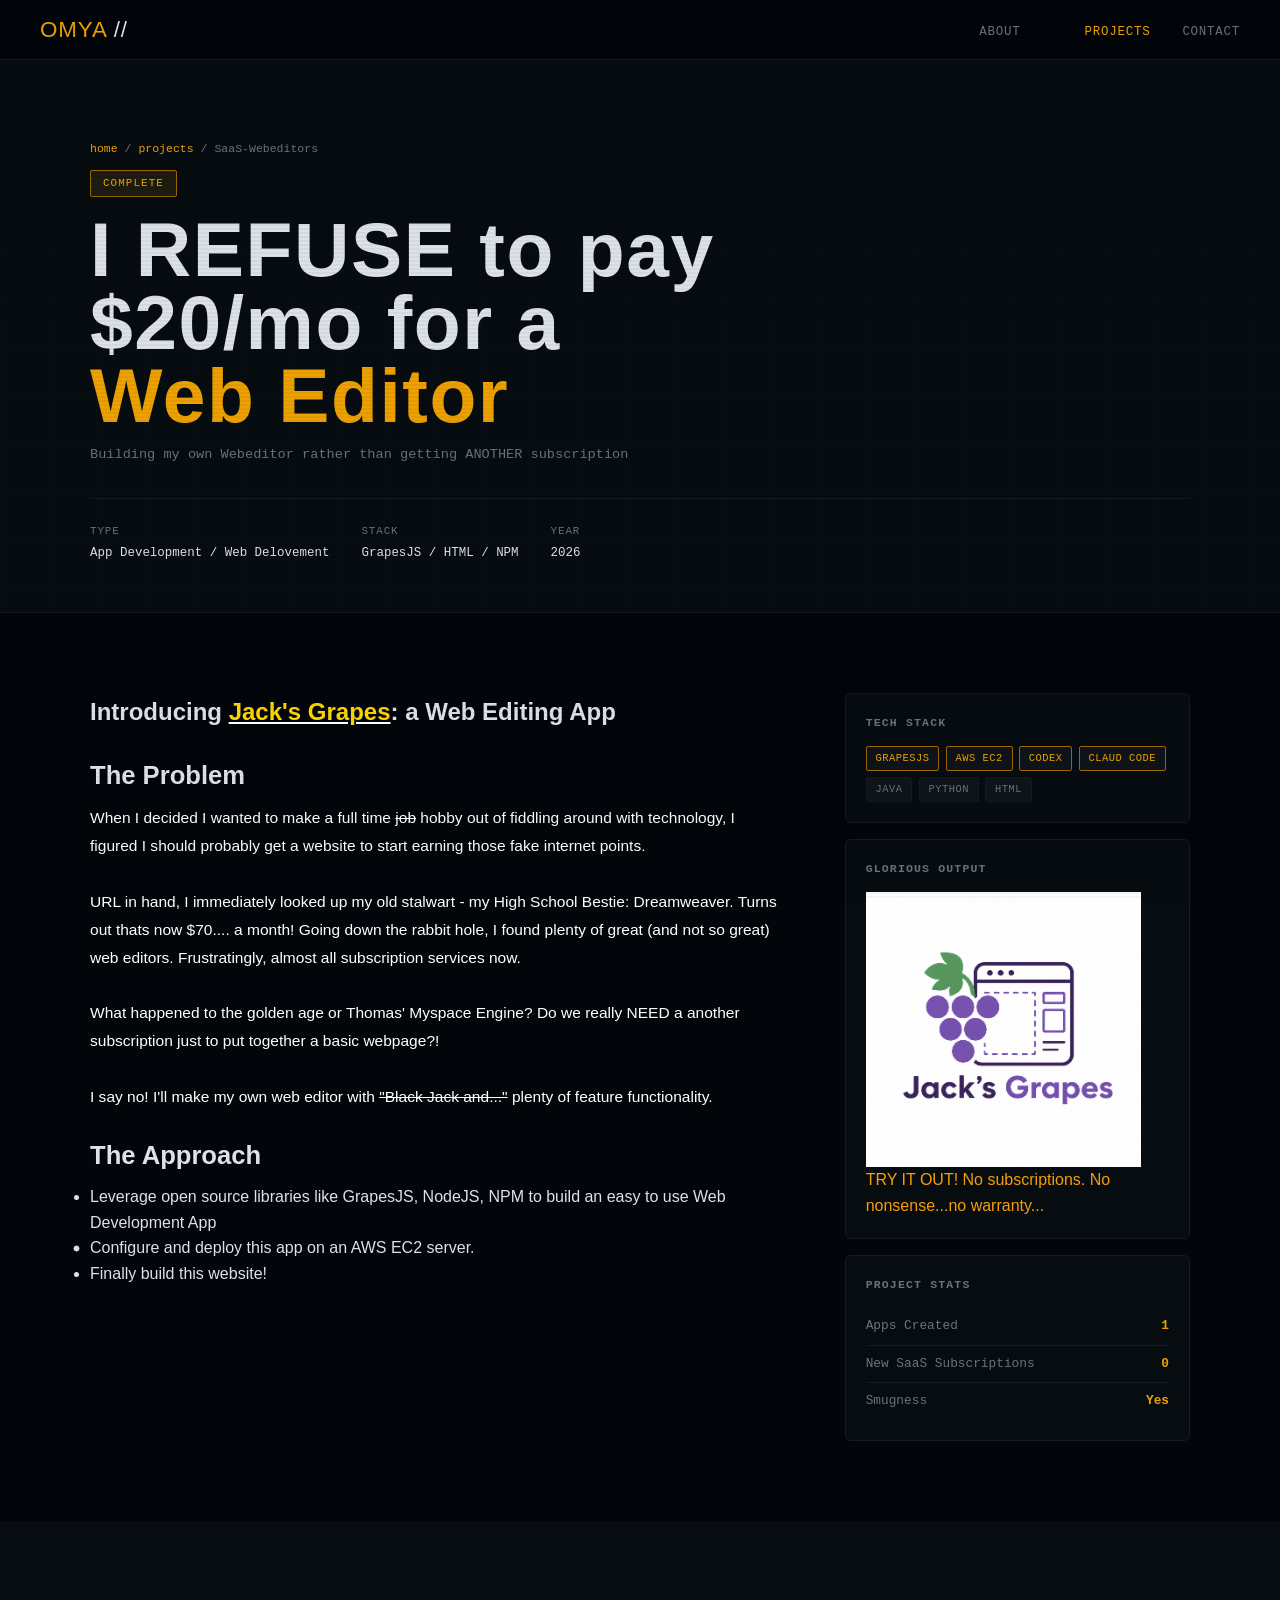
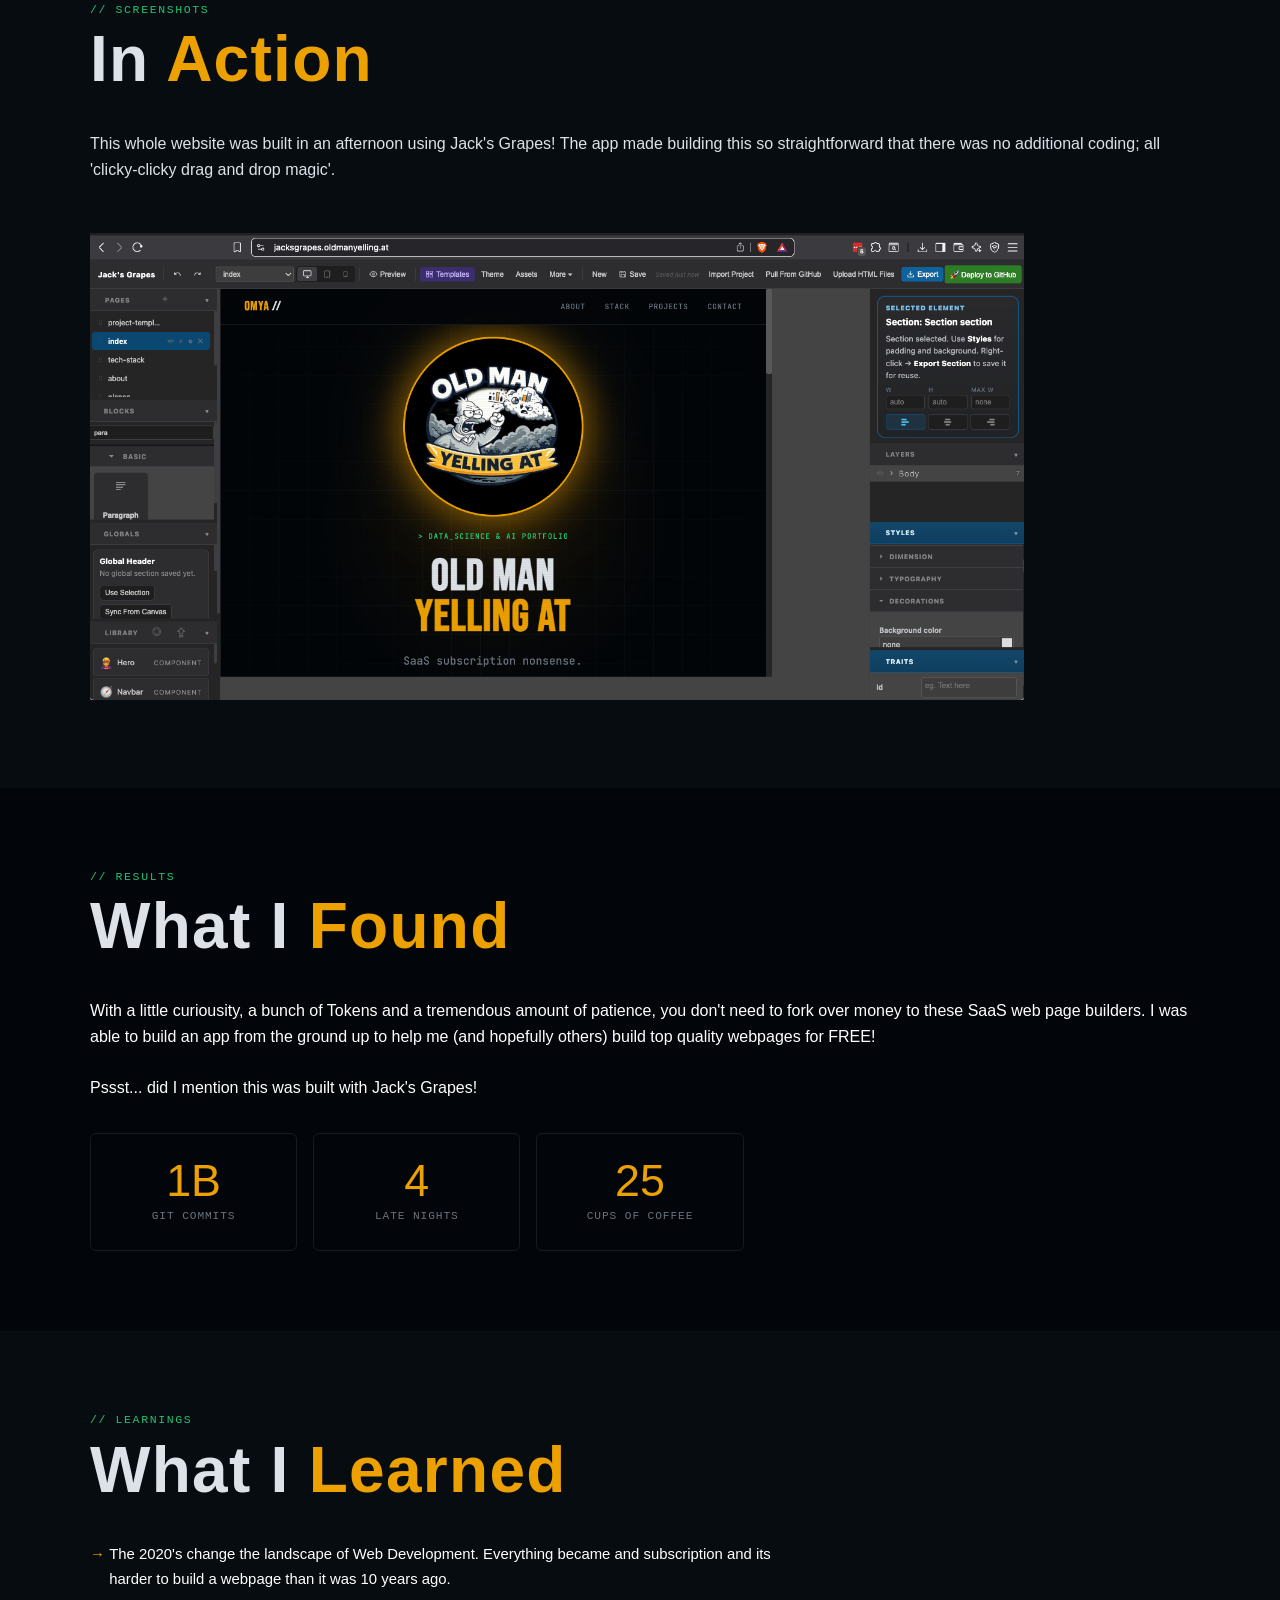
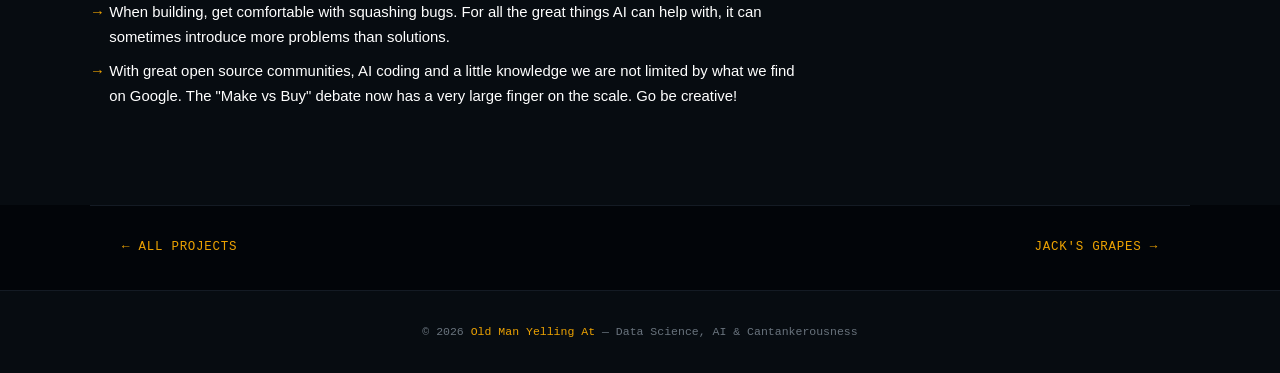
<file: saas-webeditors.html>
<!DOCTYPE html>
<html lang="en">
<head>
  <meta charset="UTF-8">
  <meta name="viewport" content="width=device-width, initial-scale=1">
  <title>saas-webeditors</title>
  <meta charset="UTF-8">
<meta name="viewport" content="width=device-width, initial-scale=1.0">
  <link rel="stylesheet" href="styles/site.css">
  <link rel="stylesheet" href="styles/saas-webeditors.css">
</head>
<body>
<nav><a href="index.html" class="nav-logo">OMYA<span> //</span></a><ul class="nav-links"><li><a href="about.html">about</a></li><li></li><li><a href="index.html#projects" class="active">projects</a></li><li><a href="index.html#contact">contact</a></li></ul></nav><div class="page-wrap"><!-- ═══════════════════════════════════════════════
       PAGE HEADER — [REPLACE everything below]
  ═══════════════════════════════════════════════ --><div class="page-header"><div class="page-header-bg"></div><div id="ixqes9" class="page-header-inner"><div class="breadcrumb"><a href="index.html">home</a> / <a href="index.html#projects">projects</a> / SaaS-Webeditors</div><!-- [REPLACE] status: use class "status-active", "status-complete", or "status-wip" --><div class="project-status-badge status-complete">Complete</div><!-- [REPLACE] project title --><h1 id="ijt36xw-2">I REFUSE to pay $20/mo for a<br><span class="accent">Web Editor</span></h1><!-- [REPLACE] one-line summary --><div class="page-header-sub">Building my own Webeditor rather than getting ANOTHER subscription&nbsp;</div><div class="header-meta"><!-- [REPLACE] each meta item as needed; add or remove rows freely --><div class="meta-item"><span class="meta-label">Type</span><span class="meta-val">App Development / Web Delovement</span></div><div class="meta-item"><span class="meta-label">Stack</span><span data-jg-align="left" class="meta-val">GrapesJS / HTML / NPM</span></div><div class="meta-item"><span class="meta-label">Year</span><span class="meta-val">2026</span></div><div class="meta-item"><span class="meta-val"></span></div></div></div></div><!-- ═══════════════════════ END PAGE HEADER ═══ --><!-- ═══════════════════════════════════════════════
       OVERVIEW
  ═══════════════════════════════════════════════ --><section data-jg-align="left" id="i483cx" class="section"><div class="section-inner"><div id="inq181" class="overview-grid"><div id="iwqpqw" class="overview-body fade-up"><h1 id="ig2ptj-2">Introducing<span id="ikgcnp9-2">&nbsp;</span><a href="https://jacksgrapes.oldmanyelling.at" id="iuhzw1h-2"><span id="i36iukk-2">Jack's Grapes</span></a>: a Web Editing App</h1><h3 id="ikpmq3">The Problem</h3><p data-jg-align="left" id="ibvn88h-2"><span id="ioz75g1">When I decided I wanted to make a full time <strike>job</strike> hobby out of fiddling around with technology, I figured I should probably get a website to start earning those fake internet points.<br><br>URL in hand, I immediately looked up my old stalwart - my High School Bestie: Dreamweaver. Turns out thats now $70.... a month! Going down the rabbit hole, I found plenty of great (and not so great) web editors. Frustratingly, almost all subscription services now.<br id="ip00ysq-2" draggable="true"><br id="i2bzn59-2" draggable="true">What happened to the golden age or Thomas' Myspace Engine? Do we really NEED a another subscription just to put together a basic webpage?!<br id="i655apx-2" draggable="true"><br id="i3bzo6b-2" draggable="true">I say no! I'll make my own web editor with <strike id="it8id05-2-2" draggable="true">"Black Jack and..."</strike> plenty of feature functionality.&nbsp;</span></p><h3>The Approach</h3><!-- [REPLACE] approach bullets --><ul><li id="iqexdno9">Leverage open source libraries like GrapesJS, NodeJS, NPM to build an easy to use Web Development App</li><li id="ia5232j8"><ul><li>Configure and deploy this app on an AWS EC2 server.</li></ul></li><li id="ijr5mywh">Finally build this website!</li></ul></div><div class="sidebar"><!-- [REPLACE] tags --><div class="sidebar-card"><h4>Tech Stack</h4><div class="sidebar-tags"><span class="tag gold">GrapesJS</span><span class="tag gold">AWS EC2</span><span class="tag gold">Codex</span><span class="tag gold">Claud Code</span><span class="tag">JAVA</span><span class="tag">Python</span><span class="tag">HTML</span></div></div><div class="sidebar-card"><h4 id="itq6y4yr">Glorious Output</h4><a href="https://jacksgrapes.oldmanyelling.at" id="ity3z87" data-jg-align="center"><img src="assets/embedded-2-JacksGrapes.png" alt="JacksGrapes.png" id="ilakgxh" width="275" height="275" data-jg-align="center"></a><span class="sidebar-stat-val"></span><div id="i5gwu4oi"><div id="ilif9gc7" data-jg-align="left"><a href="https://jacksgrapes.oldmanyelling.at/" id="imbrggf"><span id="i93o1k9h"><span id="ixx60us">TRY IT OUT! No subscriptions. No nonsense...no warranty...</span></span></a></div></div><div class="sidebar-tags"><a href="https://jacksgrapes.oldmanyelling.at" id="i8315tk7"></a></div></div><!-- [REPLACE] stats --><div class="sidebar-card"><h4>Project Stats</h4><div class="sidebar-stat"><span class="sidebar-stat-key">Apps Created</span><span class="sidebar-stat-val">1</span></div><div class="sidebar-stat"><span class="sidebar-stat-key">New SaaS Subscriptions</span><span class="sidebar-stat-val">0</span></div><div class="sidebar-stat"><span class="sidebar-stat-key">Smugness</span><span class="sidebar-stat-val">Yes</span></div></div></div></div></div></section><!-- ═══════════════════════════════════════════════
       IMAGE / SCREENSHOT AREA — [REPLACE or remove]
  ═══════════════════════════════════════════════ --><section id="i1i0tn" class="section content-section"><div class="section-inner"><div class="section-label">screenshots</div><h2 class="section-title">In <span class="accent">Action</span></h2><p id="io3gze3l"><span id="iv0aq6a">This whole website was built in an afternoon using Jack's Grapes! The app made building this so straightforward that there was no additional coding; all 'clicky-clicky drag and drop magic'.</span><br><br><br></p><!-- [REPLACE] swap the placeholder for a real <img> when you have screenshots --><img src="assets/2-Screenshot-2026-04-29-at-4.21.09-PM.png" alt="Screenshot 2026-04-29 at 4.21.09 PM.png" id="ijktapoh" width="934" height="467"></div></section><!-- ═══════════════════════════════════════════════
       RESULTS — [REPLACE or remove]
  ═══════════════════════════════════════════════ --><section id="i0za05" class="section"><div id="i8xm91" class="section-inner"><div class="section-label">results</div><h2 class="section-title">What I <span class="accent">Found</span></h2><a href="https://jacksgrapes.oldmanyelling.at" id="ii4wouf"><span id="iorm74i">With a little curiousity, a bunch of Tokens and a tremendous amount of patience, you don't need to fork over money to these SaaS web page builders. I was able to build an app from the ground up to help me (and hopefully others) build top quality webpages for FREE!<br><br><span id="iyqf2jn">Pssst... did I mention this was built with Jack's Grapes!</span></span></a><div class="content-body fade-up"><!-- [REPLACE] outcomes paragraph --><a href="https://jacksgrapes.oldmanyelling.at/" id="i0hi7ry"><p id="ix92ufl3-2"></p></a></div><!-- [REPLACE] result numbers --><div class="results-grid fade-up"><div class="result-card"><div id="il40fj" class="result-val">1B</div><div class="result-label">Git Commits</div></div><div class="result-card"><div id="ikpj5r" class="result-val">4</div><div class="result-label">Late Nights</div></div><div class="result-card"><div id="iqtgyo" class="result-val">25</div><div class="result-label">Cups of Coffee</div></div></div></div></section><!-- ═══════════════════════════════════════════════
       LEARNINGS — [REPLACE or remove]
  ═══════════════════════════════════════════════ --><section class="section content-section"><div class="section-inner"><div class="section-label">learnings</div><h2 class="section-title">What I <span class="accent">Learned</span></h2><div class="content-body fade-up"><!-- [REPLACE] learnings --><ul><li id="i2h4hwh2" data-jg-align="left">The 2020's change the landscape of Web Development. Everything became and subscription and its harder to build a webpage than it was 10 years ago.</li><li id="islnsaok-2">When building, get comfortable with squashing bugs. For all the great things AI can help with, it can sometimes introduce more problems than solutions.</li><li id="islnsaok" data-jg-align="left">With great open source communities, AI coding and a little knowledge we are not limited by what we find on Google. The "Make vs Buy" debate now has a very large finger on the scale. Go be creative!</li></ul></div></div></section><!-- Project navigation --><div class="project-nav"><!-- [REPLACE] previous/next project links --><a href="index.html#projects" class="project-nav-prev">All Projects</a><a href="https://jacksgrapes.oldmanyelling.at" class="project-nav-next">Jack's Grapes</a></div></div><footer><p>© 2026 <span>Old Man Yelling At</span> — Data Science, AI &amp; Cantankerousness</p></footer>
<script>
(function(){
  function activate(root){
    var doc = root || document;
    doc.querySelectorAll('.fade-up,.reveal-on-scroll,[data-animate-on-scroll]').forEach(function(el){
      el.classList.add('visible','is-visible','in-view');
      el.querySelectorAll('.skill-bar-fill[data-pct]').forEach(function(bar){
        bar.style.width = (bar.getAttribute('data-pct') || '0') + '%';
      });
    });
  }
  if (document.readyState === 'loading') document.addEventListener('DOMContentLoaded', function(){ activate(document); });
  else activate(document);
  window.addEventListener('load', function(){ activate(document); });
})();
</script>

<script src="scripts/saas-webeditors.js"></script>
</body>
</html>
</file>
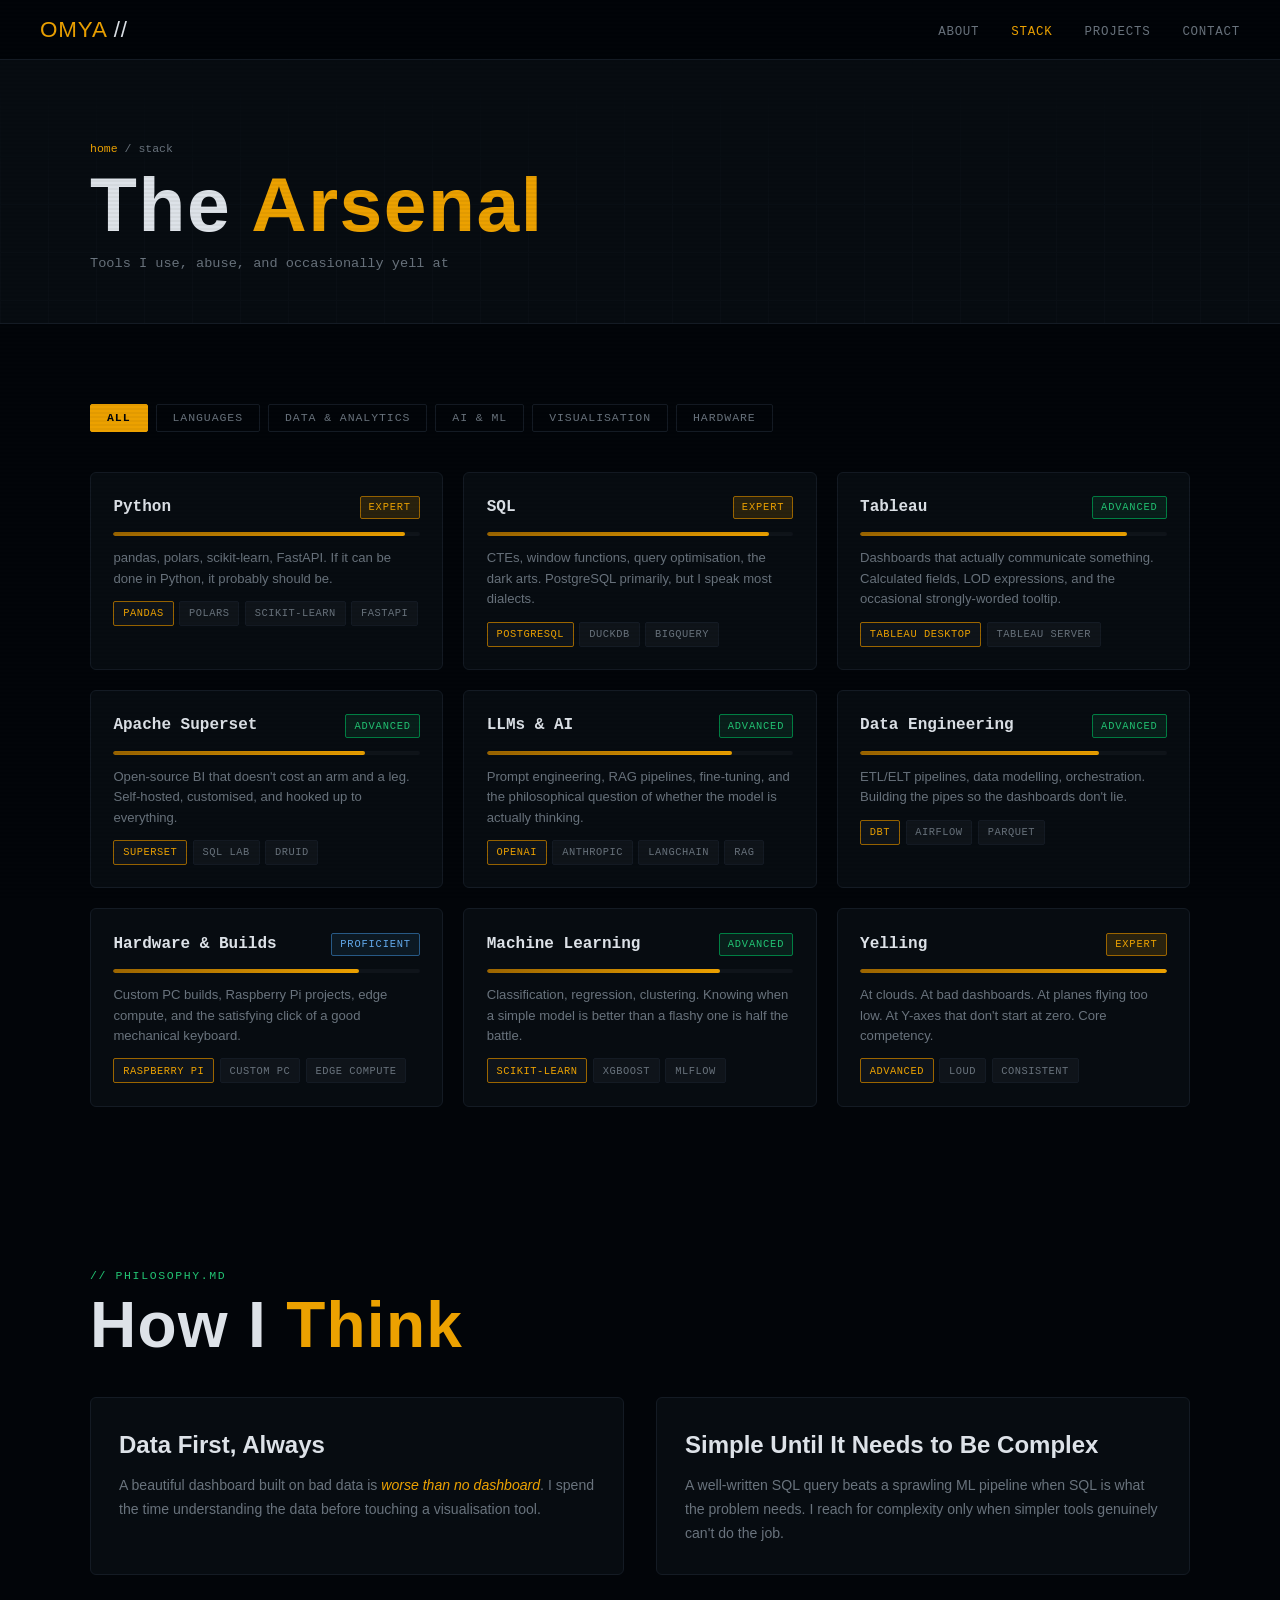
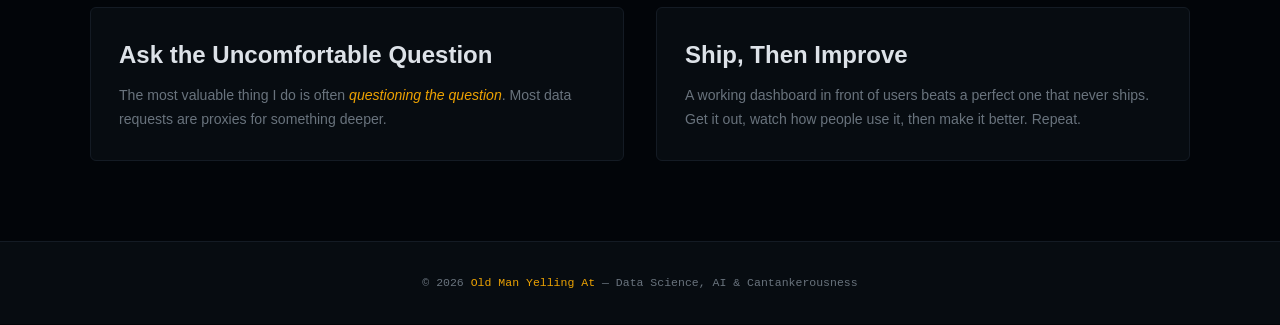
<file: tech-stack.html>
<!DOCTYPE html>
<html lang="en">
<head>
  <meta charset="UTF-8">
  <meta name="viewport" content="width=device-width, initial-scale=1">
  <title>Tech Stack — Old Man Yelling At</title>
  <meta charset="UTF-8">
<meta name="viewport" content="width=device-width, initial-scale=1.0">
  <link rel="stylesheet" href="styles/site.css">
  <link rel="stylesheet" href="styles/tech-stack.css">
</head>
<body>
<nav><a href="index.html" class="nav-logo">OMYA<span> //</span></a><ul class="nav-links"><li><a href="about.html">about</a></li><li><a href="Tech Stack.html" class="active">stack</a></li><li><a href="index.html#projects">projects</a></li><li><a href="index.html#contact">contact</a></li></ul></nav><div class="page-wrap"><!-- PAGE HEADER --><div class="page-header"><div class="page-header-bg"></div><div class="page-header-inner"><div class="breadcrumb"><a href="index.html">home</a> / stack</div><h1>The <span class="accent">Arsenal</span></h1><div class="page-header-sub">Tools I use, abuse, and occasionally yell at</div></div></div><!-- STACK --><section class="section"><div class="section-inner"><div class="stack-tabs"><button data-cat="all" class="stack-tab active">All</button><button data-cat="languages" class="stack-tab">Languages</button><button data-cat="data" class="stack-tab">Data &amp; Analytics</button><button data-cat="ai" class="stack-tab">AI &amp; ML</button><button data-cat="viz" class="stack-tab">Visualisation</button><button data-cat="hardware" class="stack-tab">Hardware</button></div><div class="stack-grid"><div data-cat="languages" class="stack-card fade-up"><div class="stack-card-head"><span class="stack-card-name">Python</span><span class="stack-card-level level-expert">Expert</span></div><div class="stack-bar-bg"><div data-pct="95" class="stack-bar-fill"></div></div><div class="stack-card-desc">pandas, polars, scikit-learn, FastAPI. If it can be done in Python, it probably should be.</div><div class="stack-card-tags"><span class="tag gold">pandas</span><span class="tag">polars</span><span class="tag">scikit-learn</span><span class="tag">FastAPI</span></div></div><div data-cat="languages" class="stack-card fade-up"><div class="stack-card-head"><span class="stack-card-name">SQL</span><span class="stack-card-level level-expert">Expert</span></div><div class="stack-bar-bg"><div data-pct="92" class="stack-bar-fill"></div></div><div class="stack-card-desc">CTEs, window functions, query optimisation, the dark arts. PostgreSQL primarily, but I speak most dialects.</div><div class="stack-card-tags"><span class="tag gold">PostgreSQL</span><span class="tag">DuckDB</span><span class="tag">BigQuery</span></div></div><div data-cat="viz" class="stack-card fade-up"><div class="stack-card-head"><span class="stack-card-name">Tableau</span><span class="stack-card-level level-advanced">Advanced</span></div><div class="stack-bar-bg"><div data-pct="87" class="stack-bar-fill"></div></div><div class="stack-card-desc">Dashboards that actually communicate something. Calculated fields, LOD expressions, and the occasional strongly-worded tooltip.</div><div class="stack-card-tags"><span class="tag gold">Tableau Desktop</span><span class="tag">Tableau Server</span></div></div><div data-cat="viz" class="stack-card fade-up"><div class="stack-card-head"><span class="stack-card-name">Apache Superset</span><span class="stack-card-level level-advanced">Advanced</span></div><div class="stack-bar-bg"><div data-pct="82" class="stack-bar-fill"></div></div><div class="stack-card-desc">Open-source BI that doesn't cost an arm and a leg. Self-hosted, customised, and hooked up to everything.</div><div class="stack-card-tags"><span class="tag gold">Superset</span><span class="tag">SQL Lab</span><span class="tag">Druid</span></div></div><div data-cat="ai" class="stack-card fade-up"><div class="stack-card-head"><span class="stack-card-name">LLMs &amp; AI</span><span class="stack-card-level level-advanced">Advanced</span></div><div class="stack-bar-bg"><div data-pct="80" class="stack-bar-fill"></div></div><div class="stack-card-desc">Prompt engineering, RAG pipelines, fine-tuning, and the philosophical question of whether the model is actually thinking.</div><div class="stack-card-tags"><span class="tag gold">OpenAI</span><span class="tag">Anthropic</span><span class="tag">LangChain</span><span class="tag">RAG</span></div></div><div data-cat="data" class="stack-card fade-up"><div class="stack-card-head"><span class="stack-card-name">Data Engineering</span><span class="stack-card-level level-advanced">Advanced</span></div><div class="stack-bar-bg"><div data-pct="78" class="stack-bar-fill"></div></div><div class="stack-card-desc">ETL/ELT pipelines, data modelling, orchestration. Building the pipes so the dashboards don't lie.</div><div class="stack-card-tags"><span class="tag gold">dbt</span><span class="tag">Airflow</span><span class="tag">Parquet</span></div></div><div data-cat="hardware" class="stack-card fade-up"><div class="stack-card-head"><span class="stack-card-name">Hardware &amp; Builds</span><span class="stack-card-level level-proficient">Proficient</span></div><div class="stack-bar-bg"><div data-pct="80" class="stack-bar-fill"></div></div><div class="stack-card-desc">Custom PC builds, Raspberry Pi projects, edge compute, and the satisfying click of a good mechanical keyboard.</div><div class="stack-card-tags"><span class="tag gold">Raspberry Pi</span><span class="tag">Custom PC</span><span class="tag">Edge Compute</span></div></div><div data-cat="ai" class="stack-card fade-up"><div class="stack-card-head"><span class="stack-card-name">Machine Learning</span><span class="stack-card-level level-advanced">Advanced</span></div><div class="stack-bar-bg"><div data-pct="76" class="stack-bar-fill"></div></div><div class="stack-card-desc">Classification, regression, clustering. Knowing when a simple model is better than a flashy one is half the battle.</div><div class="stack-card-tags"><span class="tag gold">scikit-learn</span><span class="tag">XGBoost</span><span class="tag">MLflow</span></div></div><div data-cat="languages" class="stack-card fade-up"><div class="stack-card-head"><span class="stack-card-name">Yelling</span><span class="stack-card-level level-expert">Expert</span></div><div class="stack-bar-bg"><div data-pct="100" class="stack-bar-fill"></div></div><div class="stack-card-desc">At clouds. At bad dashboards. At planes flying too low. At Y-axes that don't start at zero. Core competency.</div><div class="stack-card-tags"><span class="tag gold">Advanced</span><span class="tag">Loud</span><span class="tag">Consistent</span></div></div></div></div></section><!-- PHILOSOPHY --><section id="i12a5sg" class="section"><div class="section-inner"><div class="section-label">philosophy.md</div><h2 class="section-title">How I <span class="accent">Think</span></h2><div class="philosophy-grid"><div class="phil-card fade-up"><h4>Data First, Always</h4><p>A beautiful dashboard built on bad data is <span class="accent">worse than no dashboard</span>. I spend the time understanding the data before touching a visualisation tool.</p></div><div class="phil-card fade-up"><h4>Simple Until It Needs to Be Complex</h4><p>A well-written SQL query beats a sprawling ML pipeline when SQL is what the problem needs. I reach for complexity only when simpler tools genuinely can't do the job.</p></div><div class="phil-card fade-up"><h4>Ask the Uncomfortable Question</h4><p>The most valuable thing I do is often <span class="accent">questioning the question</span>. Most data requests are proxies for something deeper.</p></div><div class="phil-card fade-up"><h4>Ship, Then Improve</h4><p>A working dashboard in front of users beats a perfect one that never ships. Get it out, watch how people use it, then make it better. Repeat.</p></div></div></div></section></div><footer><p>© 2026 <span>Old Man Yelling At</span> — Data Science, AI &amp; Cantankerousness</p></footer>
<script>
(function(){
  function activate(root){
    var doc = root || document;
    doc.querySelectorAll('.fade-up,.reveal-on-scroll,[data-animate-on-scroll]').forEach(function(el){
      el.classList.add('visible','is-visible','in-view');
      el.querySelectorAll('.skill-bar-fill[data-pct]').forEach(function(bar){
        bar.style.width = (bar.getAttribute('data-pct') || '0') + '%';
      });
    });
  }
  if (document.readyState === 'loading') document.addEventListener('DOMContentLoaded', function(){ activate(document); });
  else activate(document);
  window.addEventListener('load', function(){ activate(document); });
})();
</script>

<script src="scripts/tech-stack.js"></script>
</body>
</html>
</file>
<file: styles/site.css>
:root{
  --jg-accent:#0e639c;
  --jg-accent-2:#3b82f6;
  --jg-bg:#ffffff;
  --jg-surface:#f8fafc;
  --jg-text:#1e293b;
  --jg-muted:#64748b;
  --jg-font:-apple-system, BlinkMacSystemFont, 'Segoe UI', Roboto, sans-serif;
  --jg-radius:14px;
}
html,body{min-height:100%;}
body{background:var(--jg-bg);color:var(--jg-text);font-family:var(--jg-font);}
[data-gjs-type="wrapper"]{background:transparent;color:inherit;min-height:100vh;}
a{color:var(--jg-accent);}
.jg-theme-section{padding:72px 40px;background:var(--jg-surface);color:var(--jg-text);}
.jg-theme-card{padding:28px;border:1px solid color-mix(in srgb, var(--jg-text) 10%, white);border-radius:var(--jg-radius);background:white;box-shadow:0 12px 34px rgba(15,23,42,.08);}
.jg-theme-btn{display:inline-flex;align-items:center;justify-content:center;padding:12px 20px;border:none;border-radius:999px;background:linear-gradient(135deg,var(--jg-accent),var(--jg-accent-2));color:white;font-weight:700;text-decoration:none;box-shadow:0 12px 24px rgba(59,130,246,.22);}
.jg-theme-btn--ghost{background:transparent;color:var(--jg-accent);border:1px solid color-mix(in srgb, var(--jg-accent) 28%, white);box-shadow:none;}
.jg-global-slot{position:relative;}
.jg-global-slot::before{content:attr(data-jg-global-label);position:absolute;top:8px;right:8px;padding:3px 8px;border-radius:999px;background:rgba(15,23,42,.82);color:#fff;font:600 10px/1 var(--jg-font);letter-spacing:.08em;text-transform:uppercase;z-index:5;pointer-events:none;}
.jg-symbol-instance{position:relative;}
.jg-symbol-instance::before{content:attr(data-jg-symbol-label);position:absolute;top:8px;right:8px;padding:3px 8px;border-radius:999px;background:rgba(14,99,156,.92);color:#fff;font:600 10px/1 var(--jg-font);letter-spacing:.08em;text-transform:uppercase;z-index:5;pointer-events:none;}
.jg-slot-outline{outline:1px dashed rgba(14,99,156,.45);outline-offset:2px;}
.jg-hide-desktop{}
@media (max-width: 992px){.jg-hide-tablet{display:none!important;}}
@media (min-width: 993px){.jg-hide-tablet{display:initial;}}
@media (max-width: 480px){.jg-hide-mobile{display:none!important;}}
@media (min-width: 481px){.jg-hide-mobile{display:initial;}}
@media (min-width: 993px){.jg-hide-desktop{display:none!important;}}
</file>
<file: styles/index.css>
@import url('https://fonts.googleapis.com/css2?family=JetBrains+Mono:wght@400;500;700&family=Bebas+Neue&family=Inter:wght@400;500;600&display=swap');

  :root {
    --bg:        oklch(0.11 0.015 252);
    --bg2:       oklch(0.15 0.015 252);
    --bg3:       oklch(0.19 0.015 252);
    --gold:      oklch(0.76 0.18 80);
    --gold-dim:  oklch(0.55 0.14 80);
    --navy:      oklch(0.27 0.09 248);
    --text:      oklch(0.91 0.01 252);
    --muted:     oklch(0.55 0.02 252);
    --green:     oklch(0.72 0.17 155);
    --border:    oklch(0.22 0.02 252);
    --font-mono: 'JetBrains Mono', monospace;
    --font-disp: 'Bebas Neue', sans-serif;
    --font-body: 'Inter', sans-serif;
  }
  *, *::before, *::after { box-sizing: border-box; margin: 0; padding: 0; }

  html { scroll-behavior: smooth; }

  body {
    background: var(--bg);
    color: var(--text);
    font-family: var(--font-body);
    line-height: 1.6;
    overflow-x: hidden;
  }

  /* ── SCANLINE OVERLAY ── */
  body::before {
    content: '';
    position: fixed; inset: 0;
    background: repeating-linear-gradient(
      0deg,
      transparent,
      transparent 2px,
      oklch(0 0 0 / 0.04) 2px,
      oklch(0 0 0 / 0.04) 4px
    );
    pointer-events: none;
    z-index: 9999;
  }

  /* ── NAV ── */
  nav {
    position: fixed; top: 0; left: 0; right: 0;
    z-index: 100;
    display: flex; align-items: center; justify-content: space-between;
    padding: 0 2.5rem;
    height: 60px;
    background: oklch(0.11 0.015 252 / 0.92);
    backdrop-filter: blur(12px);
    border-bottom: 1px solid var(--border);
  }
  .nav-logo {
    font-family: var(--font-disp);
    font-size: 1.4rem;
    letter-spacing: 0.04em;
    color: var(--gold);
    text-decoration: none;
  }
  .nav-logo span { color: var(--text); }
  .nav-links {
    display: flex; gap: 2rem; list-style: none;
  }
  .nav-links a {
    font-family: var(--font-mono);
    font-size: 0.78rem;
    color: var(--muted);
    text-decoration: none;
    letter-spacing: 0.06em;
    text-transform: uppercase;
    transition: color 0.2s;
  }
  .nav-links a:hover, .nav-links a.active { color: var(--gold); }

  /* ── HERO ── */
  #hero {
    min-height: 100vh;
    display: grid;
    place-items: center;
    padding: 80px 2rem 2rem;
    position: relative;
    overflow: hidden;
  }
  .hero-bg-grid {
    position: absolute; inset: 0;
    background-image:
      linear-gradient(var(--border) 1px, transparent 1px),
      linear-gradient(90deg, var(--border) 1px, transparent 1px);
    background-size: 48px 48px;
    opacity: 0.4;
    mask-image: radial-gradient(ellipse 80% 80% at 50% 50%, black 30%, transparent 100%);
  }
  .hero-glow {
    position: absolute;
    width: 600px; height: 600px;
    background: radial-gradient(circle, oklch(0.55 0.14 80 / 0.12) 0%, transparent 70%);
    top: 50%; left: 50%;
    transform: translate(-50%, -55%);
    pointer-events: none;
  }
  .hero-inner {
    position: relative;
    display: flex;
    flex-direction: column;
    align-items: center;
    text-align: center;
    gap: 1.5rem;
    max-width: 860px;
  }
  .hero-logo-wrap {
    width: 300px; height: 300px;
    border-radius: 50%;
    overflow: hidden;
    border: 3px solid var(--gold);
    box-shadow: 0 0 40px oklch(0.76 0.18 80 / 0.3), 0 0 80px oklch(0.76 0.18 80 / 0.1);
    flex-shrink: 0;
    animation: pulse-glow 3s ease-in-out infinite;
    background: #000;
  }
  @keyframes pulse-glow {
    0%, 100% { box-shadow: 0 0 40px oklch(0.76 0.18 80 / 0.3), 0 0 80px oklch(0.76 0.18 80 / 0.1); }
    50%       { box-shadow: 0 0 60px oklch(0.76 0.18 80 / 0.5), 0 0 120px oklch(0.76 0.18 80 / 0.2); }
  }
  .hero-logo-wrap img {
    width: 100%; height: 100%;
    object-fit: contain;
    object-position: center center;
    transform: scale(0.98);
  }
  .hero-tag {
    font-family: var(--font-mono);
    font-size: 0.75rem;
    color: var(--green);
    letter-spacing: 0.12em;
    text-transform: uppercase;
  }
  .hero-tag::before { content: '> '; }
  .hero-heading {
    font-family: var(--font-disp);
    font-size: clamp(3.5rem, 8vw, 7rem);
    line-height: 0.92;
    letter-spacing: 0.02em;
    color: var(--text);
  }
  .hero-heading .accent { color: var(--gold); }
  .hero-tagline {
    font-family: var(--font-mono);
    font-size: clamp(0.9rem, 2vw, 1.15rem);
    color: var(--muted);
    max-width: 500px;
  }
  .hero-tagline .cursor {
    display: inline-block;
    width: 2px; height: 1.1em;
    background: var(--gold);
    vertical-align: text-bottom;
    animation: blink 0.9s step-end infinite;
  }
  @keyframes blink { 50% { opacity: 0; } }

  .hero-cta {
    display: flex; gap: 1rem; flex-wrap: wrap; justify-content: center;
    margin-top: 0.5rem;
  }
  .btn {
    display: inline-block;
    padding: 0.65rem 1.6rem;
    font-family: var(--font-mono);
    font-size: 0.78rem;
    letter-spacing: 0.08em;
    text-transform: uppercase;
    text-decoration: none;
    border-radius: 3px;
    cursor: pointer;
    transition: all 0.2s;
    border: none;
  }
  .btn-primary {
    background: var(--gold);
    color: oklch(0.11 0.015 252);
    font-weight: 700;
  }
  .btn-primary:hover { background: oklch(0.82 0.18 80); transform: translateY(-2px); }
  .btn-outline {
    background: transparent;
    color: var(--gold);
    border: 1px solid var(--gold);
  }
  .btn-outline:hover { background: oklch(0.76 0.18 80 / 0.1); transform: translateY(-2px); }

  .hero-stats {
    display: flex; gap: 3rem; margin-top: 1rem;
  }
  .stat { text-align: center; }
  .stat-val {
    font-family: var(--font-disp);
    font-size: 2.2rem;
    color: var(--gold);
    line-height: 1;
  }
  .stat-label {
    font-family: var(--font-mono);
    font-size: 0.65rem;
    color: var(--muted);
    letter-spacing: 0.1em;
    text-transform: uppercase;
    margin-top: 2px;
  }

  /* ── SECTION COMMON ── */
  section { padding: 6rem 2rem; }
  .section-inner { max-width: 1100px; margin: 0 auto; }
  .section-label {
    font-family: var(--font-mono);
    font-size: 0.72rem;
    color: var(--green);
    letter-spacing: 0.14em;
    text-transform: uppercase;
    margin-bottom: 0.5rem;
  }
  .section-label::before { content: '// '; }
  .section-title {
    font-family: var(--font-disp);
    font-size: clamp(2.5rem, 5vw, 4rem);
    letter-spacing: 0.02em;
    line-height: 1;
    margin-bottom: 3rem;
  }
  .section-title .accent { color: var(--gold); }

  /* ── ABOUT ── */
  #about { background: var(--bg2); }
  .about-grid {
    display: grid;
    grid-template-columns: 1fr 1.3fr;
    gap: 4rem;
    align-items: center;
  }
  .about-terminal {
    background: var(--bg);
    border: 1px solid var(--border);
    border-radius: 6px;
    overflow: hidden;
    font-family: var(--font-mono);
    font-size: 0.82rem;
  }
  .term-bar {
    background: var(--bg3);
    padding: 0.6rem 1rem;
    display: flex; align-items: center; gap: 0.5rem;
    border-bottom: 1px solid var(--border);
  }
  .term-dot { width: 10px; height: 10px; border-radius: 50%; }
  .term-dot.r { background: oklch(0.55 0.2 25); }
  .term-dot.y { background: oklch(0.75 0.2 90); }
  .term-dot.g { background: oklch(0.65 0.2 140); }
  .term-title { font-size: 0.7rem; color: var(--muted); margin-left: auto; margin-right: auto; ;justify-self:center}
  .term-body { padding: 1.5rem; line-height: 2; }
  .term-line { display: block; }
  .term-prompt { color: var(--green); }
  .term-cmd { color: var(--text); }
  .term-out { color: var(--muted); padding-left: 0.5rem; }
  .term-key { color: var(--gold); }
  .term-blank { display: block; height: 0.8rem; }

  .about-text h3 {
    font-family: var(--font-disp);
    font-size: 2rem;
    color: var(--text);
    margin-bottom: 1rem;
  }
  .about-text p {
    color: var(--muted);
    margin-bottom: 1rem;
    font-size: 0.97rem;
    line-height: 1.75;
  }
  .about-text p strong { color: var(--text); font-weight: 600; }
  .about-text p .shout { color: var(--gold); font-style: italic; }

  /* ── SKILLS ── */
  #skills { background: var(--bg); }
  .skills-grid {
    display: grid;
    grid-template-columns: repeat(auto-fill, minmax(300px, 1fr));
    gap: 1.5rem;
  }
  .skill-card {
    background: var(--bg2);
    border: 1px solid var(--border);
    border-radius: 6px;
    padding: 1.5rem;
    transition: border-color 0.2s, transform 0.2s;
  }
  .skill-card:hover {
    border-color: var(--gold-dim);
    transform: translateY(-3px);
  }
  .skill-header {
    display: flex; justify-content: space-between; align-items: center;
    margin-bottom: 1rem;
  }
  .skill-name {
    font-family: var(--font-mono);
    font-size: 0.9rem;
    color: var(--text);
    font-weight: 700;
  }
  .skill-pct {
    font-family: var(--font-mono);
    font-size: 0.75rem;
    color: var(--gold);
  }
  .skill-bar-bg {
    height: 6px;
    background: var(--bg3);
    border-radius: 3px;
    overflow: hidden;
  }
  .skill-bar-fill {
    height: 100%;
    background: linear-gradient(90deg, var(--gold-dim), var(--gold));
    border-radius: 3px;
    width: 0%;
    transition: width 1.2s cubic-bezier(0.4,0,0.2,1);
  }
  .skill-desc {
    margin-top: 0.75rem;
    font-size: 0.78rem;
    color: var(--muted);
    font-family: var(--font-mono);
    line-height: 1.5;
  }

  /* ── PROJECTS ── */
  #projects { background: var(--bg2); }
  .projects-grid {
    display: grid;
    grid-template-columns: repeat(auto-fill, minmax(320px, 1fr));
    gap: 1.5rem;
  }
  .project-card {
    background: var(--bg);
    border: 1px solid var(--border);
    border-radius: 6px;
    overflow: hidden;
    transition: border-color 0.2s, transform 0.2s, box-shadow 0.2s;
    cursor: pointer;
    display: flex; flex-direction: column;
  }
  .project-card:hover {
    border-color: var(--gold-dim);
    transform: translateY(-4px);
    box-shadow: 0 12px 40px oklch(0 0 0 / 0.4);
  }
  .project-thumb {
    height: 180px;
    background: var(--bg3);
    display: flex; align-items: center; justify-content: center;
    border-bottom: 1px solid var(--border);
    font-family: var(--font-mono);
    font-size: 0.72rem;
    color: var(--muted);
    position: relative;
    overflow: hidden;
  }
  .project-thumb-label {
    position: absolute;
    font-size: 0.68rem;
    color: var(--muted);
    letter-spacing: 0.05em;
    z-index: 1;
  }
  /* Mini chart decorations per project */
  .chart-bars {
    display: flex; align-items: flex-end; gap: 5px;
    opacity: 0.35;
  }
  .chart-bars span {
    width: 18px;
    background: linear-gradient(180deg, var(--gold), var(--gold-dim));
    border-radius: 2px 2px 0 0;
    transition: height 0.3s;
  }
  .project-card:hover .chart-bars span { opacity: 0.8; }

  .project-body { padding: 1.5rem; flex: 1; display: flex; flex-direction: column; gap: 0.75rem; }
  .project-tags {
    display: flex; flex-wrap: wrap; gap: 0.4rem;
  }
  .tag {
    font-family: var(--font-mono);
    font-size: 0.65rem;
    padding: 0.2rem 0.55rem;
    background: var(--bg3);
    border: 1px solid var(--border);
    border-radius: 2px;
    color: var(--muted);
    letter-spacing: 0.05em;
    text-transform: uppercase;
  }
  .tag.gold { border-color: var(--gold-dim); color: var(--gold); }
  .project-title {
    font-family: var(--font-disp);
    font-size: 1.6rem;
    letter-spacing: 0.02em;
    color: var(--text);
    line-height: 1.1;
  }
  .project-desc {
    font-size: 0.88rem;
    color: var(--muted);
    line-height: 1.65;
    flex: 1;
  }
  .project-footer {
    display: flex; align-items: center; justify-content: space-between;
    margin-top: 0.5rem;
    padding-top: 1rem;
    border-top: 1px solid var(--border);
    font-family: var(--font-mono);
    font-size: 0.72rem;
    color: var(--muted);
  }
  .project-link {
    color: var(--gold);
    text-decoration: none;
    letter-spacing: 0.05em;
    transition: opacity 0.2s;
  }
  .project-link:hover { opacity: 0.7; }

  /* ── CONTACT ── */
  #contact { background: var(--bg); text-align: center; }
  .contact-inner { max-width: 600px; margin: 0 auto; }
  .contact-inner p {
    color: var(--muted);
    font-size: 0.97rem;
    line-height: 1.75;
    margin-bottom: 2rem;
    font-family: var(--font-mono);
  }
  .contact-inner p .shout { color: var(--gold); }

  /* ── FOOTER ── */
  footer {
    background: var(--bg2);
    border-top: 1px solid var(--border);
    padding: 2rem;
    text-align: center;
    font-family: var(--font-mono);
    font-size: 0.72rem;
    color: var(--muted);
  }
  footer span { color: var(--gold); }

  /* ── SCROLLBAR ── */
  ::-webkit-scrollbar { width: 6px; }
  ::-webkit-scrollbar-track { background: var(--bg); }
  ::-webkit-scrollbar-thumb { background: var(--border); border-radius: 3px; }
  ::-webkit-scrollbar-thumb:hover { background: var(--gold-dim); }

  /* ── TWEAKS PANEL ── */
  #tweaks-panel {
    position: fixed; bottom: 1.5rem; right: 1.5rem;
    z-index: 200;
    background: var(--bg2);
    border: 1px solid var(--border);
    border-radius: 8px;
    width: 280px;
    box-shadow: 0 20px 60px oklch(0 0 0 / 0.5);
    display: none;
    overflow: hidden;
    font-family: var(--font-mono);
    font-size: 0.8rem;
  }
  #tweaks-panel.open { display: block; }
  .tweaks-header {
    display: flex; justify-content: space-between; align-items: center;
    padding: 0.85rem 1rem;
    background: var(--bg3);
    border-bottom: 1px solid var(--border);
    font-weight: 700; color: var(--gold);
    letter-spacing: 0.08em; font-size: 0.75rem; text-transform: uppercase;
  }
  .tweaks-close { cursor: pointer; color: var(--muted); font-size: 1.1rem; line-height: 1; background: none; border: none; }
  .tweaks-close:hover { color: var(--text); }
  .tweaks-body { padding: 1rem; display: flex; flex-direction: column; gap: 1rem; }
  .tweak-row { display: flex; flex-direction: column; gap: 0.4rem; }
  .tweak-label { color: var(--muted); font-size: 0.7rem; letter-spacing: 0.06em; text-transform: uppercase; }
  .tweak-select, .tweak-input {
    background: var(--bg); border: 1px solid var(--border);
    color: var(--text); padding: 0.4rem 0.6rem;
    border-radius: 3px; font-family: var(--font-mono); font-size: 0.78rem;
    width: 100%; outline: none;
  }
  .tweak-select:focus, .tweak-input:focus { border-color: var(--gold-dim); }

  /* ── RESPONSIVE ── */
  @media (max-width: 700px) {
    .about-grid { grid-template-columns: 1fr; }
    .hero-stats { gap: 1.5rem; }
    .nav-links { display: none; }
  }

  /* ── ANIMATE IN ── */
  .fade-up {
    opacity: 0;
    transform: translateY(24px);
    transition: opacity 0.6s ease, transform 0.6s ease;
  }
  .fade-up.visible { opacity: 1; transform: none; }

/* ── OMYA SHARED STYLES ── */
@import url('https://fonts.googleapis.com/css2?family=JetBrains+Mono:wght@400;500;700&family=Bebas+Neue&family=Inter:wght@400;500;600&display=swap');

:root {
  --bg:        oklch(0.11 0.015 252);
  --bg2:       oklch(0.15 0.015 252);
  --bg3:       oklch(0.19 0.015 252);
  --gold:      oklch(0.76 0.18 80);
  --gold-dim:  oklch(0.55 0.14 80);
  --navy:      oklch(0.27 0.09 248);
  --text:      oklch(0.91 0.01 252);
  --muted:     oklch(0.55 0.02 252);
  --green:     oklch(0.72 0.17 155);
  --border:    oklch(0.22 0.02 252);
  --font-mono: 'JetBrains Mono', monospace;
  --font-disp: 'Bebas Neue', sans-serif;
  --font-body: 'Inter', sans-serif;
  --max-w:     1100px;
}

*, *::before, *::after { box-sizing: border-box; margin: 0; padding: 0; }
html { scroll-behavior: smooth; }

body {
  background: var(--bg);
  color: var(--text);
  font-family: var(--font-body);
  line-height: 1.6;
  overflow-x: hidden;
}

/* Scanlines */
body::before {
  content: '';
  position: fixed; inset: 0;
  background: repeating-linear-gradient(0deg, transparent, transparent 2px, oklch(0 0 0 / 0.04) 2px, oklch(0 0 0 / 0.04) 4px);
  pointer-events: none;
  z-index: 9999;
}

/* Nav */
nav {
  position: fixed; top: 0; left: 0; right: 0; z-index: 100;
  display: flex; align-items: center; justify-content: space-between;
  padding: 0 2.5rem; height: 60px;
  background: oklch(0.11 0.015 252 / 0.92);
  backdrop-filter: blur(12px);
  border-bottom: 1px solid var(--border);
}
.nav-logo { font-family: var(--font-disp); font-size: 1.4rem; letter-spacing: 0.04em; color: var(--gold); text-decoration: none; }
.nav-logo span { color: var(--text); }
.nav-links { display: flex; gap: 2rem; list-style: none; }
.nav-links a { font-family: var(--font-mono); font-size: 0.78rem; color: var(--muted); text-decoration: none; letter-spacing: 0.06em; text-transform: uppercase; transition: color 0.2s; }
.nav-links a:hover, .nav-links a.active { color: var(--gold); }

/* Page shell */
.page-wrap { padding-top: 60px; min-height: 100vh; }

/* Section */
.section { padding: 5rem 2rem; }
.section-inner { max-width: var(--max-w); margin: 0 auto; }
.section-label { font-family: var(--font-mono); font-size: 0.72rem; color: var(--green); letter-spacing: 0.14em; text-transform: uppercase; margin-bottom: 0.5rem; }
.section-label::before { content: '// '; }
.section-title { font-family: var(--font-disp); font-size: clamp(2.5rem, 5vw, 4rem); letter-spacing: 0.02em; line-height: 1; margin-bottom: 2.5rem; }
.section-title .accent { color: var(--gold); }

/* Buttons */
.btn { display: inline-block; padding: 0.65rem 1.6rem; font-family: var(--font-mono); font-size: 0.78rem; letter-spacing: 0.08em; text-transform: uppercase; text-decoration: none; border-radius: 3px; cursor: pointer; transition: all 0.2s; border: none; }
.btn-primary { background: var(--gold); color: oklch(0.11 0.015 252); font-weight: 700; }
.btn-primary:hover { background: oklch(0.82 0.18 80); transform: translateY(-2px); }
.btn-outline { background: transparent; color: var(--gold); border: 1px solid var(--gold); }
.btn-outline:hover { background: oklch(0.76 0.18 80 / 0.1); transform: translateY(-2px); }

/* Tags */
.tag { font-family: var(--font-mono); font-size: 0.65rem; padding: 0.2rem 0.55rem; background: var(--bg3); border: 1px solid var(--border); border-radius: 2px; color: var(--muted); letter-spacing: 0.05em; text-transform: uppercase; }
.tag.gold { border-color: var(--gold-dim); color: var(--gold); }

/* Footer */
footer { background: var(--bg2); border-top: 1px solid var(--border); padding: 2rem; text-align: center; font-family: var(--font-mono); font-size: 0.72rem; color: var(--muted); }
footer span { color: var(--gold); }

/* Fade-up */
.fade-up { opacity: 0; transform: translateY(24px); transition: opacity 0.6s ease, transform 0.6s ease; }
.fade-up.visible { opacity: 1; transform: none; }

/* Scrollbar */
::-webkit-scrollbar { width: 6px; }
::-webkit-scrollbar-track { background: var(--bg); }
::-webkit-scrollbar-thumb { background: var(--border); border-radius: 3px; }
::-webkit-scrollbar-thumb:hover { background: var(--gold-dim); }

/* Divider */
.divider { border: none; border-top: 1px solid var(--border); margin: 3rem 0; }

/* Terminal block */
.terminal { background: var(--bg); border: 1px solid var(--border); border-radius: 6px; overflow: hidden; font-family: var(--font-mono); font-size: 0.82rem; }
.term-bar { background: var(--bg3); padding: 0.6rem 1rem; display: flex; align-items: center; gap: 0.5rem; border-bottom: 1px solid var(--border); }
.term-dot { width: 10px; height: 10px; border-radius: 50%; }
.term-dot.r { background: oklch(0.55 0.2 25); }
.term-dot.y { background: oklch(0.75 0.2 90); }
.term-dot.g { background: oklch(0.65 0.2 140); }
.term-title { font-size: 0.7rem; color: var(--muted); margin: 0 auto; }
.term-body { padding: 1.5rem; line-height: 2; }
.term-prompt { color: var(--green); }
.term-out { color: var(--muted); padding-left: 0.5rem; display: block; }
.term-key { color: var(--gold); }

* { box-sizing: border-box; } body {margin: 0;}
* { box-sizing: border-box; } body {margin: 0;}.hero-inner{width:529px;}
* { box-sizing: border-box; } body {margin: 0;}*{box-sizing:border-box;}body{margin-top:0px;margin-right:0px;margin-bottom:0px;margin-left:0px;}*{box-sizing:border-box;}body{margin-top:0px;margin-right:0px;margin-bottom:0px;margin-left:0px;}*{box-sizing:border-box;}body{margin-top:0px;margin-right:0px;margin-bottom:0px;margin-left:0px;}*{box-sizing:border-box;}body{margin-top:0px;margin-right:0px;margin-bottom:0px;margin-left:0px;}*{box-sizing:border-box;}body{margin-top:0px;margin-right:0px;margin-bottom:0px;margin-left:0px;}*{box-sizing:border-box;}body{margin-top:0px;margin-right:0px;margin-bottom:0px;margin-left:0px;}*{box-sizing:border-box;}body{margin-top:0px;margin-right:0px;margin-bottom:0px;margin-left:0px;}*{box-sizing:border-box;}body{margin-top:0px;margin-right:0px;margin-bottom:0px;margin-left:0px;}*{box-sizing:border-box;}body{margin-top:0px;margin-right:0px;margin-bottom:0px;margin-left:0px;}*{box-sizing:border-box;}body{margin-top:0px;margin-right:0px;margin-bottom:0px;margin-left:0px;}*{box-sizing:border-box;}body{margin-top:0px;margin-right:0px;margin-bottom:0px;margin-left:0px;}*{box-sizing:border-box;}body{margin-top:0px;margin-right:0px;margin-bottom:0px;margin-left:0px;}#ic27gwc{margin-bottom:0px;font-variant-numeric:normal;font-variant-east-asian:normal;font-variant-alternates:normal;font-size-adjust:none;font-kerning:auto;font-optical-sizing:auto;font-feature-settings:normal;font-variation-settings:normal;font-variant-position:normal;font-variant-emoji:normal;font-stretch:normal;line-height:normal;font-family:Helvetica;}#imiq2yz{margin-bottom:0px;font-variant-numeric:normal;font-variant-east-asian:normal;font-variant-alternates:normal;font-size-adjust:none;font-kerning:auto;font-optical-sizing:auto;font-feature-settings:normal;font-variation-settings:normal;font-variant-position:normal;font-variant-emoji:normal;font-stretch:normal;line-height:normal;font-family:Helvetica;}#iqwlv1e{margin-bottom:0px;font-variant-numeric:normal;font-variant-east-asian:normal;font-variant-alternates:normal;font-size-adjust:none;font-kerning:auto;font-optical-sizing:auto;font-feature-settings:normal;font-variation-settings:normal;font-variant-position:normal;font-variant-emoji:normal;font-stretch:normal;line-height:normal;font-family:Helvetica;}#ilh0v1i{font-family:Inter, sans-serif;}#ih9l60h{font-size:1rem;line-height:1.75;color:rgb(255, 255, 255);margin-top:0px;margin-right:0px;margin-bottom:16px;margin-left:0px;}#imwav8c{font-size:large;color:rgb(255, 255, 255);}#iwrst1e{margin-bottom:0px;font-variant-numeric:normal;font-variant-east-asian:normal;font-variant-alternates:normal;font-size-adjust:none;font-kerning:auto;font-optical-sizing:auto;font-feature-settings:normal;font-variation-settings:normal;font-variant-position:normal;font-variant-emoji:normal;font-stretch:normal;line-height:normal;color:rgb(0, 0, 0);}#ikqaz06{font-size:large;color:rgb(255, 255, 255);}#i8l0hwm{margin-bottom:0px;font-variant-numeric:normal;font-variant-east-asian:normal;font-variant-alternates:normal;font-size-adjust:none;font-kerning:auto;font-optical-sizing:auto;font-feature-settings:normal;font-variation-settings:normal;font-variant-position:normal;font-variant-emoji:normal;font-stretch:normal;line-height:normal;color:rgb(0, 0, 0);}#i7lqaih{font-size:large;color:rgb(255, 255, 255);}#iqrjjdg{margin-bottom:0px;font-variant-numeric:normal;font-variant-east-asian:normal;font-variant-alternates:normal;font-size-adjust:none;font-kerning:auto;font-optical-sizing:auto;font-feature-settings:normal;font-variation-settings:normal;font-variant-position:normal;font-variant-emoji:normal;font-stretch:normal;line-height:normal;color:rgb(0, 0, 0);}#ikux3lk{font-size:large;color:rgb(245, 158, 11);}#i6gca1u{margin-bottom:0px;font-variant-numeric:normal;font-variant-east-asian:normal;font-variant-alternates:normal;font-size-adjust:none;font-kerning:auto;font-optical-sizing:auto;font-feature-settings:normal;font-variation-settings:normal;font-variant-position:normal;font-variant-emoji:normal;font-stretch:normal;line-height:normal;color:rgb(0, 0, 0);}#ih80c0h{display:inline-block;}#ihmalri-2{margin-top:0px;margin-right:0px;margin-bottom:0px;margin-left:11px;}#ievbxqr{color:#ffffff;}
</file>
<file: styles/about.css>
/* ── PAGE HEADER ── */
.page-header {
  padding: 5rem 2rem 3rem;
  background: var(--bg2);
  border-bottom: 1px solid var(--border);
  position: relative;
  overflow: hidden;
}
.page-header-bg {
  position: absolute; inset: 0;
  background-image: linear-gradient(var(--border) 1px, transparent 1px), linear-gradient(90deg, var(--border) 1px, transparent 1px);
  background-size: 48px 48px;
  opacity: 0.25;
  mask-image: linear-gradient(180deg, transparent, black 60%);
}
.page-header-inner {
  position: relative;
  max-width: var(--max-w); margin: 0 auto;
  display: flex; align-items: center; gap: 3rem;
}
.about-avatar {
  width: 140px; height: 140px;
  border-radius: 50%;
  border: 2px solid var(--gold);
  box-shadow: 0 0 30px oklch(0.76 0.18 80 / 0.25);
  flex-shrink: 0;
  overflow: hidden;
  background: #000;
}
.about-avatar img { width: 100%; height: 100%; object-fit: contain; }
.page-header-text {}
.breadcrumb { font-family: var(--font-mono); font-size: 0.72rem; color: var(--muted); margin-bottom: 0.6rem; }
.breadcrumb a { color: var(--gold); text-decoration: none; }
.breadcrumb a:hover { text-decoration: underline; }
.page-header h1 { font-family: var(--font-disp); font-size: clamp(3rem, 6vw, 5rem); line-height: 0.95; letter-spacing: 0.02em; }
.page-header h1 .accent { color: var(--gold); }
.page-header-sub { font-family: var(--font-mono); font-size: 0.85rem; color: var(--muted); margin-top: 0.75rem; }

/* ── BIO SECTION ── */
.bio-grid {
  display: grid;
  grid-template-columns: 1fr 1fr;
  gap: 4rem;
  align-items: start;
}
.bio-body h3 { font-family: var(--font-disp); font-size: 2rem; color: var(--text); margin-bottom: 1rem; }
.bio-body p { color: var(--muted); font-size: 0.97rem; line-height: 1.8; margin-bottom: 1rem; }
.bio-body p strong { color: var(--text); }
.bio-body p .accent { color: var(--gold); font-style: italic; }

/* ── FACTS ── */
.facts-list { display: flex; flex-direction: column; gap: 0.8rem; }
.fact-row {
  display: grid; grid-template-columns: 1fr 2fr; gap: 1rem;
  padding: 0.85rem 1rem;
  background: var(--bg2);
  border: 1px solid var(--border);
  border-radius: 4px;
  font-family: var(--font-mono); font-size: 0.82rem;
  transition: border-color 0.2s;
}
.fact-row:hover { border-color: var(--gold-dim); }
.fact-key { color: var(--gold); }
.fact-val { color: var(--muted); }

/* ── TIMELINE ── */
#timeline { background: var(--bg2); }
.timeline { position: relative; padding-left: 2rem; }
.timeline::before {
  content: ''; position: absolute; left: 0; top: 0; bottom: 0;
  width: 1px; background: var(--border);
}
.tl-item { position: relative; padding-bottom: 2.5rem; }
.tl-item:last-child { padding-bottom: 0; }
.tl-dot {
  position: absolute; left: -2rem; top: 0.35rem;
  width: 10px; height: 10px; border-radius: 50%;
  background: var(--gold); border: 2px solid var(--bg2);
  margin-left: -4.5px;
}
.tl-date { font-family: var(--font-mono); font-size: 0.7rem; color: var(--green); letter-spacing: 0.1em; text-transform: uppercase; margin-bottom: 0.3rem; }
.tl-title { font-family: var(--font-disp); font-size: 1.6rem; color: var(--text); line-height: 1.1; margin-bottom: 0.4rem; }
.tl-desc { font-size: 0.9rem; color: var(--muted); line-height: 1.7; max-width: 600px; }

/* ── INTERESTS ── */
.interests-grid {
  display: grid;
  grid-template-columns: repeat(auto-fill, minmax(240px, 1fr));
  gap: 1rem;
}
.interest-card {
  background: var(--bg2);
  border: 1px solid var(--border);
  border-radius: 6px;
  padding: 1.25rem 1.5rem;
  transition: border-color 0.2s, transform 0.2s;
}
.interest-card:hover { border-color: var(--gold-dim); transform: translateY(-2px); }
.interest-icon { font-family: var(--font-disp); font-size: 2rem; color: var(--gold); line-height: 1; margin-bottom: 0.5rem; }
.interest-title { font-family: var(--font-mono); font-size: 0.85rem; color: var(--text); font-weight: 700; margin-bottom: 0.3rem; }
.interest-desc { font-size: 0.8rem; color: var(--muted); line-height: 1.5; }

@media (max-width: 700px) {
  .bio-grid { grid-template-columns: 1fr; }
  .page-header-inner { flex-direction: column; align-items: flex-start; gap: 1.5rem; }
}

/* ── OMYA SHARED STYLES ── */
@import url('https://fonts.googleapis.com/css2?family=JetBrains+Mono:wght@400;500;700&family=Bebas+Neue&family=Inter:wght@400;500;600&display=swap');

:root {
  --bg:        oklch(0.11 0.015 252);
  --bg2:       oklch(0.15 0.015 252);
  --bg3:       oklch(0.19 0.015 252);
  --gold:      oklch(0.76 0.18 80);
  --gold-dim:  oklch(0.55 0.14 80);
  --navy:      oklch(0.27 0.09 248);
  --text:      oklch(0.91 0.01 252);
  --muted:     oklch(0.55 0.02 252);
  --green:     oklch(0.72 0.17 155);
  --border:    oklch(0.22 0.02 252);
  --font-mono: 'JetBrains Mono', monospace;
  --font-disp: 'Bebas Neue', sans-serif;
  --font-body: 'Inter', sans-serif;
  --max-w:     1100px;
}

*, *::before, *::after { box-sizing: border-box; margin: 0; padding: 0; }
html { scroll-behavior: smooth; }

body {
  background: var(--bg);
  color: var(--text);
  font-family: var(--font-body);
  line-height: 1.6;
  overflow-x: hidden;
}

/* Scanlines */
body::before {
  content: '';
  position: fixed; inset: 0;
  background: repeating-linear-gradient(0deg, transparent, transparent 2px, oklch(0 0 0 / 0.04) 2px, oklch(0 0 0 / 0.04) 4px);
  pointer-events: none;
  z-index: 9999;
}

/* Nav */
nav {
  position: fixed; top: 0; left: 0; right: 0; z-index: 100;
  display: flex; align-items: center; justify-content: space-between;
  padding: 0 2.5rem; height: 60px;
  background: oklch(0.11 0.015 252 / 0.92);
  backdrop-filter: blur(12px);
  border-bottom: 1px solid var(--border);
}
.nav-logo { font-family: var(--font-disp); font-size: 1.4rem; letter-spacing: 0.04em; color: var(--gold); text-decoration: none; }
.nav-logo span { color: var(--text); }
.nav-links { display: flex; gap: 2rem; list-style: none; }
.nav-links a { font-family: var(--font-mono); font-size: 0.78rem; color: var(--muted); text-decoration: none; letter-spacing: 0.06em; text-transform: uppercase; transition: color 0.2s; }
.nav-links a:hover, .nav-links a.active { color: var(--gold); }

/* Page shell */
.page-wrap { padding-top: 60px; min-height: 100vh; }

/* Section */
.section { padding: 5rem 2rem; }
.section-inner { max-width: var(--max-w); margin: 0 auto; }
.section-label { font-family: var(--font-mono); font-size: 0.72rem; color: var(--green); letter-spacing: 0.14em; text-transform: uppercase; margin-bottom: 0.5rem; }
.section-label::before { content: '// '; }
.section-title { font-family: var(--font-disp); font-size: clamp(2.5rem, 5vw, 4rem); letter-spacing: 0.02em; line-height: 1; margin-bottom: 2.5rem; }
.section-title .accent { color: var(--gold); }

/* Buttons */
.btn { display: inline-block; padding: 0.65rem 1.6rem; font-family: var(--font-mono); font-size: 0.78rem; letter-spacing: 0.08em; text-transform: uppercase; text-decoration: none; border-radius: 3px; cursor: pointer; transition: all 0.2s; border: none; }
.btn-primary { background: var(--gold); color: oklch(0.11 0.015 252); font-weight: 700; }
.btn-primary:hover { background: oklch(0.82 0.18 80); transform: translateY(-2px); }
.btn-outline { background: transparent; color: var(--gold); border: 1px solid var(--gold); }
.btn-outline:hover { background: oklch(0.76 0.18 80 / 0.1); transform: translateY(-2px); }

/* Tags */
.tag { font-family: var(--font-mono); font-size: 0.65rem; padding: 0.2rem 0.55rem; background: var(--bg3); border: 1px solid var(--border); border-radius: 2px; color: var(--muted); letter-spacing: 0.05em; text-transform: uppercase; }
.tag.gold { border-color: var(--gold-dim); color: var(--gold); }

/* Footer */
footer { background: var(--bg2); border-top: 1px solid var(--border); padding: 2rem; text-align: center; font-family: var(--font-mono); font-size: 0.72rem; color: var(--muted); }
footer span { color: var(--gold); }

/* Fade-up */
.fade-up { opacity: 0; transform: translateY(24px); transition: opacity 0.6s ease, transform 0.6s ease; }
.fade-up.visible { opacity: 1; transform: none; }

/* Scrollbar */
::-webkit-scrollbar { width: 6px; }
::-webkit-scrollbar-track { background: var(--bg); }
::-webkit-scrollbar-thumb { background: var(--border); border-radius: 3px; }
::-webkit-scrollbar-thumb:hover { background: var(--gold-dim); }

/* Divider */
.divider { border: none; border-top: 1px solid var(--border); margin: 3rem 0; }

/* Terminal block */
.terminal { background: var(--bg); border: 1px solid var(--border); border-radius: 6px; overflow: hidden; font-family: var(--font-mono); font-size: 0.82rem; }
.term-bar { background: var(--bg3); padding: 0.6rem 1rem; display: flex; align-items: center; gap: 0.5rem; border-bottom: 1px solid var(--border); }
.term-dot { width: 10px; height: 10px; border-radius: 50%; }
.term-dot.r { background: oklch(0.55 0.2 25); }
.term-dot.y { background: oklch(0.75 0.2 90); }
.term-dot.g { background: oklch(0.65 0.2 140); }
.term-title { font-size: 0.7rem; color: var(--muted); margin: 0 auto; }
.term-body { padding: 1.5rem; line-height: 2; }
.term-prompt { color: var(--green); }
.term-out { color: var(--muted); padding-left: 0.5rem; display: block; }
.term-key { color: var(--gold); }

* { box-sizing: border-box; } body {margin: 0;}*{box-sizing:border-box;}body{margin-top:0px;margin-right:0px;margin-bottom:0px;margin-left:0px;}
</file>
<file: styles/planes.css>
/* ── PAGE HEADER ── */
.page-header {
  padding: 5rem 2rem 3rem;
  background: var(--bg2);
  border-bottom: 1px solid var(--border);
  position: relative; overflow: hidden;
}
.page-header-bg {
  position: absolute; inset: 0;
  background-image: linear-gradient(var(--border) 1px, transparent 1px), linear-gradient(90deg, var(--border) 1px, transparent 1px);
  background-size: 48px 48px;
  opacity: 0.25;
  mask-image: linear-gradient(180deg, transparent, black 60%);
}
.page-header-inner { position: relative; max-width: var(--max-w); margin: 0 auto; }
.breadcrumb { font-family: var(--font-mono); font-size: 0.72rem; color: var(--muted); margin-bottom: 0.6rem; }
.breadcrumb a { color: var(--gold); text-decoration: none; }
.breadcrumb a:hover { text-decoration: underline; }
.project-status-badge {
  display: inline-flex; align-items: center; gap: 0.4rem;
  font-family: var(--font-mono); font-size: 0.68rem; text-transform: uppercase; letter-spacing: 0.1em;
  padding: 0.25rem 0.75rem;
  border-radius: 2px;
  margin-bottom: 1rem;
}
.status-active { background: oklch(0.72 0.17 155 / 0.12); color: var(--green); border: 1px solid oklch(0.52 0.14 155 / 0.4); }
.status-active::before { content: ''; width: 6px; height: 6px; border-radius: 50%; background: var(--green); animation: pulse 1.5s ease-in-out infinite; }
.status-complete { background: oklch(0.76 0.18 80 / 0.1); color: var(--gold); border: 1px solid var(--gold-dim); }
.status-wip { background: oklch(0.65 0.18 50 / 0.1); color: oklch(0.75 0.18 50); border: 1px solid oklch(0.5 0.15 50 / 0.4); }
@keyframes pulse { 0%,100% { opacity: 1; } 50% { opacity: 0.3; } }

.page-header h1 { font-family: var(--font-disp); font-size: clamp(2.8rem, 6vw, 5rem); line-height: 0.95; letter-spacing: 0.02em; max-width: 800px; }
.page-header h1 .accent { color: var(--gold); }
.page-header-sub { font-family: var(--font-mono); font-size: 0.85rem; color: var(--muted); margin-top: 0.75rem; max-width: 600px; }

.header-meta {
  display: flex; flex-wrap: wrap; gap: 2rem; margin-top: 2rem;
  padding-top: 1.5rem; border-top: 1px solid var(--border);
}
.meta-item { font-family: var(--font-mono); font-size: 0.78rem; }
.meta-label { color: var(--muted); font-size: 0.68rem; text-transform: uppercase; letter-spacing: 0.08em; display: block; margin-bottom: 0.2rem; }
.meta-val { color: var(--text); }
.meta-val a { color: var(--gold); text-decoration: none; }
.meta-val a:hover { text-decoration: underline; }

/* ── OVERVIEW ── */
.overview-grid {
  display: grid; grid-template-columns: 2fr 1fr; gap: 4rem; align-items: start;
}
.overview-body p { color: var(--muted); font-size: 0.97rem; line-height: 1.8; margin-bottom: 1rem; }
.overview-body p strong { color: var(--text); }
.overview-body p .accent { color: var(--gold); font-style: italic; }
.overview-body h3 { font-family: var(--font-disp); font-size: 1.6rem; color: var(--text); margin-top: 1.5rem; margin-bottom: 0.5rem; }

.sidebar { display: flex; flex-direction: column; gap: 1rem; }
.sidebar-card {
  background: var(--bg2); border: 1px solid var(--border); border-radius: 6px;
  padding: 1.25rem;
}
.sidebar-card h4 { font-family: var(--font-mono); font-size: 0.72rem; text-transform: uppercase; letter-spacing: 0.1em; color: var(--muted); margin-bottom: 0.85rem; }
.sidebar-tags { display: flex; flex-wrap: wrap; gap: 0.4rem; }
.sidebar-stat { display: flex; justify-content: space-between; align-items: center; padding: 0.5rem 0; border-bottom: 1px solid var(--border); font-family: var(--font-mono); font-size: 0.8rem; }
.sidebar-stat:last-child { border-bottom: none; }
.sidebar-stat-key { color: var(--muted); }
.sidebar-stat-val { color: var(--gold); font-weight: 700; }

/* ── CONTENT SECTION ── */
.content-section { background: var(--bg2); }
.content-body {
  max-width: 720px;
}
.content-body h3 { font-family: var(--font-disp); font-size: 1.8rem; color: var(--text); margin-bottom: 0.75rem; }
.content-body p { color: var(--muted); font-size: 0.95rem; line-height: 1.8; margin-bottom: 1rem; }
.content-body ul { list-style: none; display: flex; flex-direction: column; gap: 0.5rem; margin-bottom: 1rem; }
.content-body ul li { color: var(--muted); font-size: 0.93rem; line-height: 1.7; padding-left: 1.2rem; position: relative; }
.content-body ul li::before { content: '→'; position: absolute; left: 0; color: var(--gold); }
.content-body strong { color: var(--text); }

/* ── RESULTS ── */
.results-grid {
  display: grid; grid-template-columns: repeat(auto-fill, minmax(200px, 1fr)); gap: 1rem;
  margin-top: 2rem;
}
.result-card {
  background: var(--bg); border: 1px solid var(--border); border-radius: 6px;
  padding: 1.5rem; text-align: center;
  transition: border-color 0.2s;
}
.result-card:hover { border-color: var(--gold-dim); }
.result-val { font-family: var(--font-disp); font-size: 2.8rem; color: var(--gold); line-height: 1; }
.result-label { font-family: var(--font-mono); font-size: 0.7rem; color: var(--muted); text-transform: uppercase; letter-spacing: 0.08em; margin-top: 0.35rem; }

/* ── IMAGE PLACEHOLDER ── */
.img-placeholder {
  background: var(--bg3); border: 1px solid var(--border); border-radius: 6px;
  height: 300px;
  display: flex; align-items: center; justify-content: center;
  font-family: var(--font-mono); font-size: 0.78rem; color: var(--muted);
  text-align: center; padding: 2rem;
}

/* ── NAV FOOTER ── */
.project-nav {
  display: flex; justify-content: space-between; align-items: center; flex-wrap: wrap; gap: 1rem;
  padding: 2rem; max-width: var(--max-w); margin: 0 auto;
  border-top: 1px solid var(--border);
}
.project-nav a {
  font-family: var(--font-mono); font-size: 0.78rem; color: var(--gold);
  text-decoration: none; letter-spacing: 0.06em; text-transform: uppercase;
  transition: opacity 0.2s;
}
.project-nav a:hover { opacity: 0.7; }
.project-nav-prev::before { content: '← '; }
.project-nav-next::after { content: ' →'; }

@media (max-width: 700px) {
  .overview-grid { grid-template-columns: 1fr; }
}

/* ── OMYA SHARED STYLES ── */
@import url('https://fonts.googleapis.com/css2?family=JetBrains+Mono:wght@400;500;700&family=Bebas+Neue&family=Inter:wght@400;500;600&display=swap');

:root {
  --bg:        oklch(0.11 0.015 252);
  --bg2:       oklch(0.15 0.015 252);
  --bg3:       oklch(0.19 0.015 252);
  --gold:      oklch(0.76 0.18 80);
  --gold-dim:  oklch(0.55 0.14 80);
  --navy:      oklch(0.27 0.09 248);
  --text:      oklch(0.91 0.01 252);
  --muted:     oklch(0.55 0.02 252);
  --green:     oklch(0.72 0.17 155);
  --border:    oklch(0.22 0.02 252);
  --font-mono: 'JetBrains Mono', monospace;
  --font-disp: 'Bebas Neue', sans-serif;
  --font-body: 'Inter', sans-serif;
  --max-w:     1100px;
}

*, *::before, *::after { box-sizing: border-box; margin: 0; padding: 0; }
html { scroll-behavior: smooth; }

body {
  background: var(--bg);
  color: var(--text);
  font-family: var(--font-body);
  line-height: 1.6;
  overflow-x: hidden;
}

/* Scanlines */
body::before {
  content: '';
  position: fixed; inset: 0;
  background: repeating-linear-gradient(0deg, transparent, transparent 2px, oklch(0 0 0 / 0.04) 2px, oklch(0 0 0 / 0.04) 4px);
  pointer-events: none;
  z-index: 9999;
}

/* Nav */
nav {
  position: fixed; top: 0; left: 0; right: 0; z-index: 100;
  display: flex; align-items: center; justify-content: space-between;
  padding: 0 2.5rem; height: 60px;
  background: oklch(0.11 0.015 252 / 0.92);
  backdrop-filter: blur(12px);
  border-bottom: 1px solid var(--border);
}
.nav-logo { font-family: var(--font-disp); font-size: 1.4rem; letter-spacing: 0.04em; color: var(--gold); text-decoration: none; }
.nav-logo span { color: var(--text); }
.nav-links { display: flex; gap: 2rem; list-style: none; }
.nav-links a { font-family: var(--font-mono); font-size: 0.78rem; color: var(--muted); text-decoration: none; letter-spacing: 0.06em; text-transform: uppercase; transition: color 0.2s; }
.nav-links a:hover, .nav-links a.active { color: var(--gold); }

/* Page shell */
.page-wrap { padding-top: 60px; min-height: 100vh; }

/* Section */
.section { padding: 5rem 2rem; }
.section-inner { max-width: var(--max-w); margin: 0 auto; }
.section-label { font-family: var(--font-mono); font-size: 0.72rem; color: var(--green); letter-spacing: 0.14em; text-transform: uppercase; margin-bottom: 0.5rem; }
.section-label::before { content: '// '; }
.section-title { font-family: var(--font-disp); font-size: clamp(2.5rem, 5vw, 4rem); letter-spacing: 0.02em; line-height: 1; margin-bottom: 2.5rem; }
.section-title .accent { color: var(--gold); }

/* Buttons */
.btn { display: inline-block; padding: 0.65rem 1.6rem; font-family: var(--font-mono); font-size: 0.78rem; letter-spacing: 0.08em; text-transform: uppercase; text-decoration: none; border-radius: 3px; cursor: pointer; transition: all 0.2s; border: none; }
.btn-primary { background: var(--gold); color: oklch(0.11 0.015 252); font-weight: 700; }
.btn-primary:hover { background: oklch(0.82 0.18 80); transform: translateY(-2px); }
.btn-outline { background: transparent; color: var(--gold); border: 1px solid var(--gold); }
.btn-outline:hover { background: oklch(0.76 0.18 80 / 0.1); transform: translateY(-2px); }

/* Tags */
.tag { font-family: var(--font-mono); font-size: 0.65rem; padding: 0.2rem 0.55rem; background: var(--bg3); border: 1px solid var(--border); border-radius: 2px; color: var(--muted); letter-spacing: 0.05em; text-transform: uppercase; }
.tag.gold { border-color: var(--gold-dim); color: var(--gold); }

/* Footer */
footer { background: var(--bg2); border-top: 1px solid var(--border); padding: 2rem; text-align: center; font-family: var(--font-mono); font-size: 0.72rem; color: var(--muted); }
footer span { color: var(--gold); }

/* Fade-up */
.fade-up { opacity: 0; transform: translateY(24px); transition: opacity 0.6s ease, transform 0.6s ease; }
.fade-up.visible { opacity: 1; transform: none; }

/* Scrollbar */
::-webkit-scrollbar { width: 6px; }
::-webkit-scrollbar-track { background: var(--bg); }
::-webkit-scrollbar-thumb { background: var(--border); border-radius: 3px; }
::-webkit-scrollbar-thumb:hover { background: var(--gold-dim); }

/* Divider */
.divider { border: none; border-top: 1px solid var(--border); margin: 3rem 0; }

/* Terminal block */
.terminal { background: var(--bg); border: 1px solid var(--border); border-radius: 6px; overflow: hidden; font-family: var(--font-mono); font-size: 0.82rem; }
.term-bar { background: var(--bg3); padding: 0.6rem 1rem; display: flex; align-items: center; gap: 0.5rem; border-bottom: 1px solid var(--border); }
.term-dot { width: 10px; height: 10px; border-radius: 50%; }
.term-dot.r { background: oklch(0.55 0.2 25); }
.term-dot.y { background: oklch(0.75 0.2 90); }
.term-dot.g { background: oklch(0.65 0.2 140); }
.term-title { font-size: 0.7rem; color: var(--muted); margin: 0 auto; }
.term-body { padding: 1.5rem; line-height: 2; }
.term-prompt { color: var(--green); }
.term-out { color: var(--muted); padding-left: 0.5rem; display: block; }
.term-key { color: var(--gold); }

* { box-sizing: border-box; } body {margin: 0;}*{box-sizing:border-box;}body{margin-top:0px;margin-right:0px;margin-bottom:0px;margin-left:0px;}.tag.gold{text-align:center;}.sidebar-card{border-top-width:0px;border-right-width:0px;border-bottom-width:0px;border-left-width:0px;border-top-style:solid;border-right-style:solid;border-bottom-style:solid;border-left-style:solid;border-top-color:black;border-right-color:black;border-bottom-color:black;border-left-color:black;border-image-source:initial;border-image-slice:initial;border-image-width:initial;border-image-outset:initial;border-image-repeat:initial;}
</file>
<file: styles/project-template.css>
/* ── PAGE HEADER ── */
.page-header {
  padding: 5rem 2rem 3rem;
  background: var(--bg2);
  border-bottom: 1px solid var(--border);
  position: relative; overflow: hidden;
}
.page-header-bg {
  position: absolute; inset: 0;
  background-image: linear-gradient(var(--border) 1px, transparent 1px), linear-gradient(90deg, var(--border) 1px, transparent 1px);
  background-size: 48px 48px;
  opacity: 0.25;
  mask-image: linear-gradient(180deg, transparent, black 60%);
}
.page-header-inner { position: relative; max-width: var(--max-w); margin: 0 auto; }
.breadcrumb { font-family: var(--font-mono); font-size: 0.72rem; color: var(--muted); margin-bottom: 0.6rem; }
.breadcrumb a { color: var(--gold); text-decoration: none; }
.breadcrumb a:hover { text-decoration: underline; }
.project-status-badge {
  display: inline-flex; align-items: center; gap: 0.4rem;
  font-family: var(--font-mono); font-size: 0.68rem; text-transform: uppercase; letter-spacing: 0.1em;
  padding: 0.25rem 0.75rem;
  border-radius: 2px;
  margin-bottom: 1rem;
}
.status-active { background: oklch(0.72 0.17 155 / 0.12); color: var(--green); border: 1px solid oklch(0.52 0.14 155 / 0.4); }
.status-active::before { content: ''; width: 6px; height: 6px; border-radius: 50%; background: var(--green); animation: pulse 1.5s ease-in-out infinite; }
.status-complete { background: oklch(0.76 0.18 80 / 0.1); color: var(--gold); border: 1px solid var(--gold-dim); }
.status-wip { background: oklch(0.65 0.18 50 / 0.1); color: oklch(0.75 0.18 50); border: 1px solid oklch(0.5 0.15 50 / 0.4); }
@keyframes pulse { 0%,100% { opacity: 1; } 50% { opacity: 0.3; } }

.page-header h1 { font-family: var(--font-disp); font-size: clamp(2.8rem, 6vw, 5rem); line-height: 0.95; letter-spacing: 0.02em; max-width: 800px; }
.page-header h1 .accent { color: var(--gold); }
.page-header-sub { font-family: var(--font-mono); font-size: 0.85rem; color: var(--muted); margin-top: 0.75rem; max-width: 600px; }

.header-meta {
  display: flex; flex-wrap: wrap; gap: 2rem; margin-top: 2rem;
  padding-top: 1.5rem; border-top: 1px solid var(--border);
}
.meta-item { font-family: var(--font-mono); font-size: 0.78rem; }
.meta-label { color: var(--muted); font-size: 0.68rem; text-transform: uppercase; letter-spacing: 0.08em; display: block; margin-bottom: 0.2rem; }
.meta-val { color: var(--text); }
.meta-val a { color: var(--gold); text-decoration: none; }
.meta-val a:hover { text-decoration: underline; }

/* ── OVERVIEW ── */
.overview-grid {
  display: grid; grid-template-columns: 2fr 1fr; gap: 4rem; align-items: start;
}
.overview-body p { color: var(--muted); font-size: 0.97rem; line-height: 1.8; margin-bottom: 1rem; }
.overview-body p strong { color: var(--text); }
.overview-body p .accent { color: var(--gold); font-style: italic; }
.overview-body h3 { font-family: var(--font-disp); font-size: 1.6rem; color: var(--text); margin-top: 1.5rem; margin-bottom: 0.5rem; }

.sidebar { display: flex; flex-direction: column; gap: 1rem; }
.sidebar-card {
  background: var(--bg2); border: 1px solid var(--border); border-radius: 6px;
  padding: 1.25rem;
}
.sidebar-card h4 { font-family: var(--font-mono); font-size: 0.72rem; text-transform: uppercase; letter-spacing: 0.1em; color: var(--muted); margin-bottom: 0.85rem; }
.sidebar-tags { display: flex; flex-wrap: wrap; gap: 0.4rem; }
.sidebar-stat { display: flex; justify-content: space-between; align-items: center; padding: 0.5rem 0; border-bottom: 1px solid var(--border); font-family: var(--font-mono); font-size: 0.8rem; }
.sidebar-stat:last-child { border-bottom: none; }
.sidebar-stat-key { color: var(--muted); }
.sidebar-stat-val { color: var(--gold); font-weight: 700; }

/* ── CONTENT SECTION ── */
.content-section { background: var(--bg2); }
.content-body {
  max-width: 720px;
}
.content-body h3 { font-family: var(--font-disp); font-size: 1.8rem; color: var(--text); margin-bottom: 0.75rem; }
.content-body p { color: var(--muted); font-size: 0.95rem; line-height: 1.8; margin-bottom: 1rem; }
.content-body ul { list-style: none; display: flex; flex-direction: column; gap: 0.5rem; margin-bottom: 1rem; }
.content-body ul li { color: var(--muted); font-size: 0.93rem; line-height: 1.7; padding-left: 1.2rem; position: relative; }
.content-body ul li::before { content: '→'; position: absolute; left: 0; color: var(--gold); }
.content-body strong { color: var(--text); }

/* ── RESULTS ── */
.results-grid {
  display: grid; grid-template-columns: repeat(auto-fill, minmax(200px, 1fr)); gap: 1rem;
  margin-top: 2rem;
}
.result-card {
  background: var(--bg); border: 1px solid var(--border); border-radius: 6px;
  padding: 1.5rem; text-align: center;
  transition: border-color 0.2s;
}
.result-card:hover { border-color: var(--gold-dim); }
.result-val { font-family: var(--font-disp); font-size: 2.8rem; color: var(--gold); line-height: 1; }
.result-label { font-family: var(--font-mono); font-size: 0.7rem; color: var(--muted); text-transform: uppercase; letter-spacing: 0.08em; margin-top: 0.35rem; }

/* ── IMAGE PLACEHOLDER ── */
.img-placeholder {
  background: var(--bg3); border: 1px solid var(--border); border-radius: 6px;
  height: 300px;
  display: flex; align-items: center; justify-content: center;
  font-family: var(--font-mono); font-size: 0.78rem; color: var(--muted);
  text-align: center; padding: 2rem;
}

/* ── NAV FOOTER ── */
.project-nav {
  display: flex; justify-content: space-between; align-items: center; flex-wrap: wrap; gap: 1rem;
  padding: 2rem; max-width: var(--max-w); margin: 0 auto;
  border-top: 1px solid var(--border);
}
.project-nav a {
  font-family: var(--font-mono); font-size: 0.78rem; color: var(--gold);
  text-decoration: none; letter-spacing: 0.06em; text-transform: uppercase;
  transition: opacity 0.2s;
}
.project-nav a:hover { opacity: 0.7; }
.project-nav-prev::before { content: '← '; }
.project-nav-next::after { content: ' →'; }

@media (max-width: 700px) {
  .overview-grid { grid-template-columns: 1fr; }
}

/* ── OMYA SHARED STYLES ── */
@import url('https://fonts.googleapis.com/css2?family=JetBrains+Mono:wght@400;500;700&family=Bebas+Neue&family=Inter:wght@400;500;600&display=swap');

:root {
  --bg:        oklch(0.11 0.015 252);
  --bg2:       oklch(0.15 0.015 252);
  --bg3:       oklch(0.19 0.015 252);
  --gold:      oklch(0.76 0.18 80);
  --gold-dim:  oklch(0.55 0.14 80);
  --navy:      oklch(0.27 0.09 248);
  --text:      oklch(0.91 0.01 252);
  --muted:     oklch(0.55 0.02 252);
  --green:     oklch(0.72 0.17 155);
  --border:    oklch(0.22 0.02 252);
  --font-mono: 'JetBrains Mono', monospace;
  --font-disp: 'Bebas Neue', sans-serif;
  --font-body: 'Inter', sans-serif;
  --max-w:     1100px;
}

*, *::before, *::after { box-sizing: border-box; margin: 0; padding: 0; }
html { scroll-behavior: smooth; }

body {
  background: var(--bg);
  color: var(--text);
  font-family: var(--font-body);
  line-height: 1.6;
  overflow-x: hidden;
}

/* Scanlines */
body::before {
  content: '';
  position: fixed; inset: 0;
  background: repeating-linear-gradient(0deg, transparent, transparent 2px, oklch(0 0 0 / 0.04) 2px, oklch(0 0 0 / 0.04) 4px);
  pointer-events: none;
  z-index: 9999;
}

/* Nav */
nav {
  position: fixed; top: 0; left: 0; right: 0; z-index: 100;
  display: flex; align-items: center; justify-content: space-between;
  padding: 0 2.5rem; height: 60px;
  background: oklch(0.11 0.015 252 / 0.92);
  backdrop-filter: blur(12px);
  border-bottom: 1px solid var(--border);
}
.nav-logo { font-family: var(--font-disp); font-size: 1.4rem; letter-spacing: 0.04em; color: var(--gold); text-decoration: none; }
.nav-logo span { color: var(--text); }
.nav-links { display: flex; gap: 2rem; list-style: none; }
.nav-links a { font-family: var(--font-mono); font-size: 0.78rem; color: var(--muted); text-decoration: none; letter-spacing: 0.06em; text-transform: uppercase; transition: color 0.2s; }
.nav-links a:hover, .nav-links a.active { color: var(--gold); }

/* Page shell */
.page-wrap { padding-top: 60px; min-height: 100vh; }

/* Section */
.section { padding: 5rem 2rem; }
.section-inner { max-width: var(--max-w); margin: 0 auto; }
.section-label { font-family: var(--font-mono); font-size: 0.72rem; color: var(--green); letter-spacing: 0.14em; text-transform: uppercase; margin-bottom: 0.5rem; }
.section-label::before { content: '// '; }
.section-title { font-family: var(--font-disp); font-size: clamp(2.5rem, 5vw, 4rem); letter-spacing: 0.02em; line-height: 1; margin-bottom: 2.5rem; }
.section-title .accent { color: var(--gold); }

/* Buttons */
.btn { display: inline-block; padding: 0.65rem 1.6rem; font-family: var(--font-mono); font-size: 0.78rem; letter-spacing: 0.08em; text-transform: uppercase; text-decoration: none; border-radius: 3px; cursor: pointer; transition: all 0.2s; border: none; }
.btn-primary { background: var(--gold); color: oklch(0.11 0.015 252); font-weight: 700; }
.btn-primary:hover { background: oklch(0.82 0.18 80); transform: translateY(-2px); }
.btn-outline { background: transparent; color: var(--gold); border: 1px solid var(--gold); }
.btn-outline:hover { background: oklch(0.76 0.18 80 / 0.1); transform: translateY(-2px); }

/* Tags */
.tag { font-family: var(--font-mono); font-size: 0.65rem; padding: 0.2rem 0.55rem; background: var(--bg3); border: 1px solid var(--border); border-radius: 2px; color: var(--muted); letter-spacing: 0.05em; text-transform: uppercase; }
.tag.gold { border-color: var(--gold-dim); color: var(--gold); }

/* Footer */
footer { background: var(--bg2); border-top: 1px solid var(--border); padding: 2rem; text-align: center; font-family: var(--font-mono); font-size: 0.72rem; color: var(--muted); }
footer span { color: var(--gold); }

/* Fade-up */
.fade-up { opacity: 0; transform: translateY(24px); transition: opacity 0.6s ease, transform 0.6s ease; }
.fade-up.visible { opacity: 1; transform: none; }

/* Scrollbar */
::-webkit-scrollbar { width: 6px; }
::-webkit-scrollbar-track { background: var(--bg); }
::-webkit-scrollbar-thumb { background: var(--border); border-radius: 3px; }
::-webkit-scrollbar-thumb:hover { background: var(--gold-dim); }

/* Divider */
.divider { border: none; border-top: 1px solid var(--border); margin: 3rem 0; }

/* Terminal block */
.terminal { background: var(--bg); border: 1px solid var(--border); border-radius: 6px; overflow: hidden; font-family: var(--font-mono); font-size: 0.82rem; }
.term-bar { background: var(--bg3); padding: 0.6rem 1rem; display: flex; align-items: center; gap: 0.5rem; border-bottom: 1px solid var(--border); }
.term-dot { width: 10px; height: 10px; border-radius: 50%; }
.term-dot.r { background: oklch(0.55 0.2 25); }
.term-dot.y { background: oklch(0.75 0.2 90); }
.term-dot.g { background: oklch(0.65 0.2 140); }
.term-title { font-size: 0.7rem; color: var(--muted); margin: 0 auto; }
.term-body { padding: 1.5rem; line-height: 2; }
.term-prompt { color: var(--green); }
.term-out { color: var(--muted); padding-left: 0.5rem; display: block; }
.term-key { color: var(--gold); }

* { box-sizing: border-box; } body {margin: 0;}.tag.gold{text-align:center;}.sidebar-card{border:0px solid black;}
</file>
<file: styles/saas-webeditors.css>
/* ── PAGE HEADER ── */
.page-header {
  padding: 5rem 2rem 3rem;
  background: var(--bg2);
  border-bottom: 1px solid var(--border);
  position: relative; overflow: hidden;
}
.page-header-bg {
  position: absolute; inset: 0;
  background-image: linear-gradient(var(--border) 1px, transparent 1px), linear-gradient(90deg, var(--border) 1px, transparent 1px);
  background-size: 48px 48px;
  opacity: 0.25;
  mask-image: linear-gradient(180deg, transparent, black 60%);
}
.page-header-inner { position: relative; max-width: var(--max-w); margin: 0 auto; }
.breadcrumb { font-family: var(--font-mono); font-size: 0.72rem; color: var(--muted); margin-bottom: 0.6rem; }
.breadcrumb a { color: var(--gold); text-decoration: none; }
.breadcrumb a:hover { text-decoration: underline; }
.project-status-badge {
  display: inline-flex; align-items: center; gap: 0.4rem;
  font-family: var(--font-mono); font-size: 0.68rem; text-transform: uppercase; letter-spacing: 0.1em;
  padding: 0.25rem 0.75rem;
  border-radius: 2px;
  margin-bottom: 1rem;
}
.status-active { background: oklch(0.72 0.17 155 / 0.12); color: var(--green); border: 1px solid oklch(0.52 0.14 155 / 0.4); }
.status-active::before { content: ''; width: 6px; height: 6px; border-radius: 50%; background: var(--green); animation: pulse 1.5s ease-in-out infinite; }
.status-complete { background: oklch(0.76 0.18 80 / 0.1); color: var(--gold); border: 1px solid var(--gold-dim); }
.status-wip { background: oklch(0.65 0.18 50 / 0.1); color: oklch(0.75 0.18 50); border: 1px solid oklch(0.5 0.15 50 / 0.4); }
@keyframes pulse { 0%,100% { opacity: 1; } 50% { opacity: 0.3; } }

.page-header h1 { font-family: var(--font-disp); font-size: clamp(2.8rem, 6vw, 5rem); line-height: 0.95; letter-spacing: 0.02em; max-width: 800px; }
.page-header h1 .accent { color: var(--gold); }
.page-header-sub { font-family: var(--font-mono); font-size: 0.85rem; color: var(--muted); margin-top: 0.75rem; max-width: 600px; }

.header-meta {
  display: flex; flex-wrap: wrap; gap: 2rem; margin-top: 2rem;
  padding-top: 1.5rem; border-top: 1px solid var(--border);
}
.meta-item { font-family: var(--font-mono); font-size: 0.78rem; }
.meta-label { color: var(--muted); font-size: 0.68rem; text-transform: uppercase; letter-spacing: 0.08em; display: block; margin-bottom: 0.2rem; }
.meta-val { color: var(--text); }
.meta-val a { color: var(--gold); text-decoration: none; }
.meta-val a:hover { text-decoration: underline; }

/* ── OVERVIEW ── */
.overview-grid {
  display: grid; grid-template-columns: 2fr 1fr; gap: 4rem; align-items: start;
}
.overview-body p { color: var(--muted); font-size: 0.97rem; line-height: 1.8; margin-bottom: 1rem; }
.overview-body p strong { color: var(--text); }
.overview-body p .accent { color: var(--gold); font-style: italic; }
.overview-body h3 { font-family: var(--font-disp); font-size: 1.6rem; color: var(--text); margin-top: 1.5rem; margin-bottom: 0.5rem; }

.sidebar { display: flex; flex-direction: column; gap: 1rem; }
.sidebar-card {
  background: var(--bg2); border: 1px solid var(--border); border-radius: 6px;
  padding: 1.25rem;
}
.sidebar-card h4 { font-family: var(--font-mono); font-size: 0.72rem; text-transform: uppercase; letter-spacing: 0.1em; color: var(--muted); margin-bottom: 0.85rem; }
.sidebar-tags { display: flex; flex-wrap: wrap; gap: 0.4rem; }
.sidebar-stat { display: flex; justify-content: space-between; align-items: center; padding: 0.5rem 0; border-bottom: 1px solid var(--border); font-family: var(--font-mono); font-size: 0.8rem; }
.sidebar-stat:last-child { border-bottom: none; }
.sidebar-stat-key { color: var(--muted); }
.sidebar-stat-val { color: var(--gold); font-weight: 700; }

/* ── CONTENT SECTION ── */
.content-section { background: var(--bg2); }
.content-body {
  max-width: 720px;
}
.content-body h3 { font-family: var(--font-disp); font-size: 1.8rem; color: var(--text); margin-bottom: 0.75rem; }
.content-body p { color: var(--muted); font-size: 0.95rem; line-height: 1.8; margin-bottom: 1rem; }
.content-body ul { list-style: none; display: flex; flex-direction: column; gap: 0.5rem; margin-bottom: 1rem; }
.content-body ul li { color: var(--muted); font-size: 0.93rem; line-height: 1.7; padding-left: 1.2rem; position: relative; }
.content-body ul li::before { content: '→'; position: absolute; left: 0; color: var(--gold); }
.content-body strong { color: var(--text); }

/* ── RESULTS ── */
.results-grid {
  display: grid; grid-template-columns: repeat(auto-fill, minmax(200px, 1fr)); gap: 1rem;
  margin-top: 2rem;
}
.result-card {
  background: var(--bg); border: 1px solid var(--border); border-radius: 6px;
  padding: 1.5rem; text-align: center;
  transition: border-color 0.2s;
}
.result-card:hover { border-color: var(--gold-dim); }
.result-val { font-family: var(--font-disp); font-size: 2.8rem; color: var(--gold); line-height: 1; }
.result-label { font-family: var(--font-mono); font-size: 0.7rem; color: var(--muted); text-transform: uppercase; letter-spacing: 0.08em; margin-top: 0.35rem; }

/* ── IMAGE PLACEHOLDER ── */
.img-placeholder {
  background: var(--bg3); border: 1px solid var(--border); border-radius: 6px;
  height: 300px;
  display: flex; align-items: center; justify-content: center;
  font-family: var(--font-mono); font-size: 0.78rem; color: var(--muted);
  text-align: center; padding: 2rem;
}

/* ── NAV FOOTER ── */
.project-nav {
  display: flex; justify-content: space-between; align-items: center; flex-wrap: wrap; gap: 1rem;
  padding: 2rem; max-width: var(--max-w); margin: 0 auto;
  border-top: 1px solid var(--border);
}
.project-nav a {
  font-family: var(--font-mono); font-size: 0.78rem; color: var(--gold);
  text-decoration: none; letter-spacing: 0.06em; text-transform: uppercase;
  transition: opacity 0.2s;
}
.project-nav a:hover { opacity: 0.7; }
.project-nav-prev::before { content: '← '; }
.project-nav-next::after { content: ' →'; }

@media (max-width: 700px) {
  .overview-grid { grid-template-columns: 1fr; }
}

/* ── OMYA SHARED STYLES ── */
@import url('https://fonts.googleapis.com/css2?family=JetBrains+Mono:wght@400;500;700&family=Bebas+Neue&family=Inter:wght@400;500;600&display=swap');

:root {
  --bg:        oklch(0.11 0.015 252);
  --bg2:       oklch(0.15 0.015 252);
  --bg3:       oklch(0.19 0.015 252);
  --gold:      oklch(0.76 0.18 80);
  --gold-dim:  oklch(0.55 0.14 80);
  --navy:      oklch(0.27 0.09 248);
  --text:      oklch(0.91 0.01 252);
  --muted:     oklch(0.55 0.02 252);
  --green:     oklch(0.72 0.17 155);
  --border:    oklch(0.22 0.02 252);
  --font-mono: 'JetBrains Mono', monospace;
  --font-disp: 'Bebas Neue', sans-serif;
  --font-body: 'Inter', sans-serif;
  --max-w:     1100px;
}

*, *::before, *::after { box-sizing: border-box; margin: 0; padding: 0; }
html { scroll-behavior: smooth; }

body {
  background: var(--bg);
  color: var(--text);
  font-family: var(--font-body);
  line-height: 1.6;
  overflow-x: hidden;
}

/* Scanlines */
body::before {
  content: '';
  position: fixed; inset: 0;
  background: repeating-linear-gradient(0deg, transparent, transparent 2px, oklch(0 0 0 / 0.04) 2px, oklch(0 0 0 / 0.04) 4px);
  pointer-events: none;
  z-index: 9999;
}

/* Nav */
nav {
  position: fixed; top: 0; left: 0; right: 0; z-index: 100;
  display: flex; align-items: center; justify-content: space-between;
  padding: 0 2.5rem; height: 60px;
  background: oklch(0.11 0.015 252 / 0.92);
  backdrop-filter: blur(12px);
  border-bottom: 1px solid var(--border);
}
.nav-logo { font-family: var(--font-disp); font-size: 1.4rem; letter-spacing: 0.04em; color: var(--gold); text-decoration: none; }
.nav-logo span { color: var(--text); }
.nav-links { display: flex; gap: 2rem; list-style: none; }
.nav-links a { font-family: var(--font-mono); font-size: 0.78rem; color: var(--muted); text-decoration: none; letter-spacing: 0.06em; text-transform: uppercase; transition: color 0.2s; }
.nav-links a:hover, .nav-links a.active { color: var(--gold); }

/* Page shell */
.page-wrap { padding-top: 60px; min-height: 100vh; }

/* Section */
.section { padding: 5rem 2rem; }
.section-inner { max-width: var(--max-w); margin: 0 auto; }
.section-label { font-family: var(--font-mono); font-size: 0.72rem; color: var(--green); letter-spacing: 0.14em; text-transform: uppercase; margin-bottom: 0.5rem; }
.section-label::before { content: '// '; }
.section-title { font-family: var(--font-disp); font-size: clamp(2.5rem, 5vw, 4rem); letter-spacing: 0.02em; line-height: 1; margin-bottom: 2.5rem; }
.section-title .accent { color: var(--gold); }

/* Buttons */
.btn { display: inline-block; padding: 0.65rem 1.6rem; font-family: var(--font-mono); font-size: 0.78rem; letter-spacing: 0.08em; text-transform: uppercase; text-decoration: none; border-radius: 3px; cursor: pointer; transition: all 0.2s; border: none; }
.btn-primary { background: var(--gold); color: oklch(0.11 0.015 252); font-weight: 700; }
.btn-primary:hover { background: oklch(0.82 0.18 80); transform: translateY(-2px); }
.btn-outline { background: transparent; color: var(--gold); border: 1px solid var(--gold); }
.btn-outline:hover { background: oklch(0.76 0.18 80 / 0.1); transform: translateY(-2px); }

/* Tags */
.tag { font-family: var(--font-mono); font-size: 0.65rem; padding: 0.2rem 0.55rem; background: var(--bg3); border: 1px solid var(--border); border-radius: 2px; color: var(--muted); letter-spacing: 0.05em; text-transform: uppercase; }
.tag.gold { border-color: var(--gold-dim); color: var(--gold); }

/* Footer */
footer { background: var(--bg2); border-top: 1px solid var(--border); padding: 2rem; text-align: center; font-family: var(--font-mono); font-size: 0.72rem; color: var(--muted); }
footer span { color: var(--gold); }

/* Fade-up */
.fade-up { opacity: 0; transform: translateY(24px); transition: opacity 0.6s ease, transform 0.6s ease; }
.fade-up.visible { opacity: 1; transform: none; }

/* Scrollbar */
::-webkit-scrollbar { width: 6px; }
::-webkit-scrollbar-track { background: var(--bg); }
::-webkit-scrollbar-thumb { background: var(--border); border-radius: 3px; }
::-webkit-scrollbar-thumb:hover { background: var(--gold-dim); }

/* Divider */
.divider { border: none; border-top: 1px solid var(--border); margin: 3rem 0; }

/* Terminal block */
.terminal { background: var(--bg); border: 1px solid var(--border); border-radius: 6px; overflow: hidden; font-family: var(--font-mono); font-size: 0.82rem; }
.term-bar { background: var(--bg3); padding: 0.6rem 1rem; display: flex; align-items: center; gap: 0.5rem; border-bottom: 1px solid var(--border); }
.term-dot { width: 10px; height: 10px; border-radius: 50%; }
.term-dot.r { background: oklch(0.55 0.2 25); }
.term-dot.y { background: oklch(0.75 0.2 90); }
.term-dot.g { background: oklch(0.65 0.2 140); }
.term-title { font-size: 0.7rem; color: var(--muted); margin: 0 auto; }
.term-body { padding: 1.5rem; line-height: 2; }
.term-prompt { color: var(--green); }
.term-out { color: var(--muted); padding-left: 0.5rem; display: block; }
.term-key { color: var(--gold); }

* { box-sizing: border-box; } body {margin: 0;}*{box-sizing:border-box;}body{margin-top:0px;margin-right:0px;margin-bottom:0px;margin-left:0px;}*{box-sizing:border-box;}body{margin-top:0px;margin-right:0px;margin-bottom:0px;margin-left:0px;}*{box-sizing:border-box;}body{margin-top:0px;margin-right:0px;margin-bottom:0px;margin-left:0px;}*{box-sizing:border-box;}body{margin-top:0px;margin-right:0px;margin-bottom:0px;margin-left:0px;}*{box-sizing:border-box;}body{margin-top:0px;margin-right:0px;margin-bottom:0px;margin-left:0px;}*{box-sizing:border-box;}body{margin-top:0px;margin-right:0px;margin-bottom:0px;margin-left:0px;}#i0hi7ry{display:block;text-decoration-line:none;text-decoration-thickness:initial;text-decoration-style:initial;text-decoration-color:initial;}#ilakgxh{width:275px;height:275px;max-width:100%;display:block;}#imbrggf{display:block;text-decoration-line:none;text-decoration-thickness:initial;text-decoration-style:initial;text-decoration-color:initial;}#ioz75g1{color:rgb(255, 255, 255);}#islnsaok-2{color:rgb(255, 255, 255);}#i2h4hwh2{color:rgb(255, 255, 255);}#islnsaok{color:rgb(255, 255, 255);}#ii4wouf{display:block;text-decoration-line:none;text-decoration-thickness:initial;text-decoration-style:initial;text-decoration-color:initial;}#iuhzw1h-2{display:inline !important;color:rgb(255, 255, 255);}#i36iukk-2{color:rgb(255, 215, 0);}#ixx60us{color:rgb(245, 158, 11);}#iorm74i{color:rgb(255, 255, 255);}#iyqf2jn{color:rgb(255, 255, 255);}
</file>
<file: styles/tech-stack.css>
/* ── PAGE HEADER ── */
.page-header {
  padding: 5rem 2rem 3rem;
  background: var(--bg2);
  border-bottom: 1px solid var(--border);
  position: relative; overflow: hidden;
}
.page-header-bg {
  position: absolute; inset: 0;
  background-image: linear-gradient(var(--border) 1px, transparent 1px), linear-gradient(90deg, var(--border) 1px, transparent 1px);
  background-size: 48px 48px;
  opacity: 0.25;
  mask-image: linear-gradient(180deg, transparent, black 60%);
}
.page-header-inner { position: relative; max-width: var(--max-w); margin: 0 auto; }
.breadcrumb { font-family: var(--font-mono); font-size: 0.72rem; color: var(--muted); margin-bottom: 0.6rem; }
.breadcrumb a { color: var(--gold); text-decoration: none; }
.breadcrumb a:hover { text-decoration: underline; }
.page-header h1 { font-family: var(--font-disp); font-size: clamp(3rem, 6vw, 5rem); line-height: 0.95; letter-spacing: 0.02em; }
.page-header h1 .accent { color: var(--gold); }
.page-header-sub { font-family: var(--font-mono); font-size: 0.85rem; color: var(--muted); margin-top: 0.75rem; }

/* ── CATEGORY TABS ── */
.stack-tabs {
  display: flex; gap: 0.5rem; flex-wrap: wrap;
  margin-bottom: 2.5rem;
}
.stack-tab {
  font-family: var(--font-mono); font-size: 0.72rem; letter-spacing: 0.08em; text-transform: uppercase;
  padding: 0.4rem 1rem;
  border: 1px solid var(--border);
  border-radius: 2px;
  background: transparent; color: var(--muted);
  cursor: pointer; transition: all 0.2s;
}
.stack-tab:hover { border-color: var(--gold-dim); color: var(--text); }
.stack-tab.active { background: var(--gold); color: oklch(0.11 0.015 252); border-color: var(--gold); font-weight: 700; }

/* ── STACK GRID ── */
.stack-grid {
  display: grid;
  grid-template-columns: repeat(auto-fill, minmax(300px, 1fr));
  gap: 1.25rem;
}
.stack-card {
  background: var(--bg2);
  border: 1px solid var(--border);
  border-radius: 6px;
  padding: 1.4rem;
  display: flex; flex-direction: column; gap: 0.75rem;
  transition: border-color 0.2s, transform 0.2s;
}
.stack-card:hover { border-color: var(--gold-dim); transform: translateY(-2px); }
.stack-card-head { display: flex; align-items: center; justify-content: space-between; }
.stack-card-name { font-family: var(--font-mono); font-size: 1rem; font-weight: 700; color: var(--text); }
.stack-card-level {
  font-family: var(--font-mono); font-size: 0.65rem; text-transform: uppercase; letter-spacing: 0.08em;
  padding: 0.15rem 0.5rem; border-radius: 2px;
}
.level-expert   { background: oklch(0.76 0.18 80 / 0.15); color: var(--gold); border: 1px solid var(--gold-dim); }
.level-advanced { background: oklch(0.72 0.17 155 / 0.1); color: var(--green); border: 1px solid oklch(0.52 0.14 155); }
.level-proficient { background: oklch(0.6 0.12 248 / 0.1); color: oklch(0.72 0.12 248); border: 1px solid oklch(0.45 0.09 248); }

.stack-bar-bg { height: 4px; background: var(--bg3); border-radius: 2px; overflow: hidden; }
.stack-bar-fill { height: 100%; background: linear-gradient(90deg, var(--gold-dim), var(--gold)); border-radius: 2px; width: 0%; transition: width 1.2s cubic-bezier(0.4,0,0.2,1); }

.stack-card-desc { font-size: 0.82rem; color: var(--muted); line-height: 1.55; }
.stack-card-tags { display: flex; flex-wrap: wrap; gap: 0.35rem; }

/* ── PHILOSOPHY BLOCK ── */
.philosophy-grid {
  display: grid; grid-template-columns: 1fr 1fr; gap: 2rem;
}
.phil-card {
  background: var(--bg2); border: 1px solid var(--border); border-radius: 6px;
  padding: 1.75rem;
}
.phil-card h4 { font-family: var(--font-disp); font-size: 1.5rem; color: var(--text); margin-bottom: 0.6rem; }
.phil-card p { font-size: 0.88rem; color: var(--muted); line-height: 1.7; }
.phil-card p .accent { color: var(--gold); font-style: italic; }

/* ── HIDDEN CARDS FOR FILTER ── */
.stack-card.hidden { display: none; }

@media (max-width: 700px) {
  .philosophy-grid { grid-template-columns: 1fr; }
}

/* ── OMYA SHARED STYLES ── */
@import url('https://fonts.googleapis.com/css2?family=JetBrains+Mono:wght@400;500;700&family=Bebas+Neue&family=Inter:wght@400;500;600&display=swap');

:root {
  --bg:        oklch(0.11 0.015 252);
  --bg2:       oklch(0.15 0.015 252);
  --bg3:       oklch(0.19 0.015 252);
  --gold:      oklch(0.76 0.18 80);
  --gold-dim:  oklch(0.55 0.14 80);
  --navy:      oklch(0.27 0.09 248);
  --text:      oklch(0.91 0.01 252);
  --muted:     oklch(0.55 0.02 252);
  --green:     oklch(0.72 0.17 155);
  --border:    oklch(0.22 0.02 252);
  --font-mono: 'JetBrains Mono', monospace;
  --font-disp: 'Bebas Neue', sans-serif;
  --font-body: 'Inter', sans-serif;
  --max-w:     1100px;
}

*, *::before, *::after { box-sizing: border-box; margin: 0; padding: 0; }
html { scroll-behavior: smooth; }

body {
  background: var(--bg);
  color: var(--text);
  font-family: var(--font-body);
  line-height: 1.6;
  overflow-x: hidden;
}

/* Scanlines */
body::before {
  content: '';
  position: fixed; inset: 0;
  background: repeating-linear-gradient(0deg, transparent, transparent 2px, oklch(0 0 0 / 0.04) 2px, oklch(0 0 0 / 0.04) 4px);
  pointer-events: none;
  z-index: 9999;
}

/* Nav */
nav {
  position: fixed; top: 0; left: 0; right: 0; z-index: 100;
  display: flex; align-items: center; justify-content: space-between;
  padding: 0 2.5rem; height: 60px;
  background: oklch(0.11 0.015 252 / 0.92);
  backdrop-filter: blur(12px);
  border-bottom: 1px solid var(--border);
}
.nav-logo { font-family: var(--font-disp); font-size: 1.4rem; letter-spacing: 0.04em; color: var(--gold); text-decoration: none; }
.nav-logo span { color: var(--text); }
.nav-links { display: flex; gap: 2rem; list-style: none; }
.nav-links a { font-family: var(--font-mono); font-size: 0.78rem; color: var(--muted); text-decoration: none; letter-spacing: 0.06em; text-transform: uppercase; transition: color 0.2s; }
.nav-links a:hover, .nav-links a.active { color: var(--gold); }

/* Page shell */
.page-wrap { padding-top: 60px; min-height: 100vh; }

/* Section */
.section { padding: 5rem 2rem; }
.section-inner { max-width: var(--max-w); margin: 0 auto; }
.section-label { font-family: var(--font-mono); font-size: 0.72rem; color: var(--green); letter-spacing: 0.14em; text-transform: uppercase; margin-bottom: 0.5rem; }
.section-label::before { content: '// '; }
.section-title { font-family: var(--font-disp); font-size: clamp(2.5rem, 5vw, 4rem); letter-spacing: 0.02em; line-height: 1; margin-bottom: 2.5rem; }
.section-title .accent { color: var(--gold); }

/* Buttons */
.btn { display: inline-block; padding: 0.65rem 1.6rem; font-family: var(--font-mono); font-size: 0.78rem; letter-spacing: 0.08em; text-transform: uppercase; text-decoration: none; border-radius: 3px; cursor: pointer; transition: all 0.2s; border: none; }
.btn-primary { background: var(--gold); color: oklch(0.11 0.015 252); font-weight: 700; }
.btn-primary:hover { background: oklch(0.82 0.18 80); transform: translateY(-2px); }
.btn-outline { background: transparent; color: var(--gold); border: 1px solid var(--gold); }
.btn-outline:hover { background: oklch(0.76 0.18 80 / 0.1); transform: translateY(-2px); }

/* Tags */
.tag { font-family: var(--font-mono); font-size: 0.65rem; padding: 0.2rem 0.55rem; background: var(--bg3); border: 1px solid var(--border); border-radius: 2px; color: var(--muted); letter-spacing: 0.05em; text-transform: uppercase; }
.tag.gold { border-color: var(--gold-dim); color: var(--gold); }

/* Footer */
footer { background: var(--bg2); border-top: 1px solid var(--border); padding: 2rem; text-align: center; font-family: var(--font-mono); font-size: 0.72rem; color: var(--muted); }
footer span { color: var(--gold); }

/* Fade-up */
.fade-up { opacity: 0; transform: translateY(24px); transition: opacity 0.6s ease, transform 0.6s ease; }
.fade-up.visible { opacity: 1; transform: none; }

/* Scrollbar */
::-webkit-scrollbar { width: 6px; }
::-webkit-scrollbar-track { background: var(--bg); }
::-webkit-scrollbar-thumb { background: var(--border); border-radius: 3px; }
::-webkit-scrollbar-thumb:hover { background: var(--gold-dim); }

/* Divider */
.divider { border: none; border-top: 1px solid var(--border); margin: 3rem 0; }

/* Terminal block */
.terminal { background: var(--bg); border: 1px solid var(--border); border-radius: 6px; overflow: hidden; font-family: var(--font-mono); font-size: 0.82rem; }
.term-bar { background: var(--bg3); padding: 0.6rem 1rem; display: flex; align-items: center; gap: 0.5rem; border-bottom: 1px solid var(--border); }
.term-dot { width: 10px; height: 10px; border-radius: 50%; }
.term-dot.r { background: oklch(0.55 0.2 25); }
.term-dot.y { background: oklch(0.75 0.2 90); }
.term-dot.g { background: oklch(0.65 0.2 140); }
.term-title { font-size: 0.7rem; color: var(--muted); margin: 0 auto; }
.term-body { padding: 1.5rem; line-height: 2; }
.term-prompt { color: var(--green); }
.term-out { color: var(--muted); padding-left: 0.5rem; display: block; }
.term-key { color: var(--gold); }

* { box-sizing: border-box; } body {margin: 0;}*{box-sizing:border-box;}body{margin-top:0px;margin-right:0px;margin-bottom:0px;margin-left:0px;}*{box-sizing:border-box;}body{margin-top:0px;margin-right:0px;margin-bottom:0px;margin-left:0px;}*{box-sizing:border-box;}body{margin-top:0px;margin-right:0px;margin-bottom:0px;margin-left:0px;}.tag.gold{text-align:center;}
</file>
